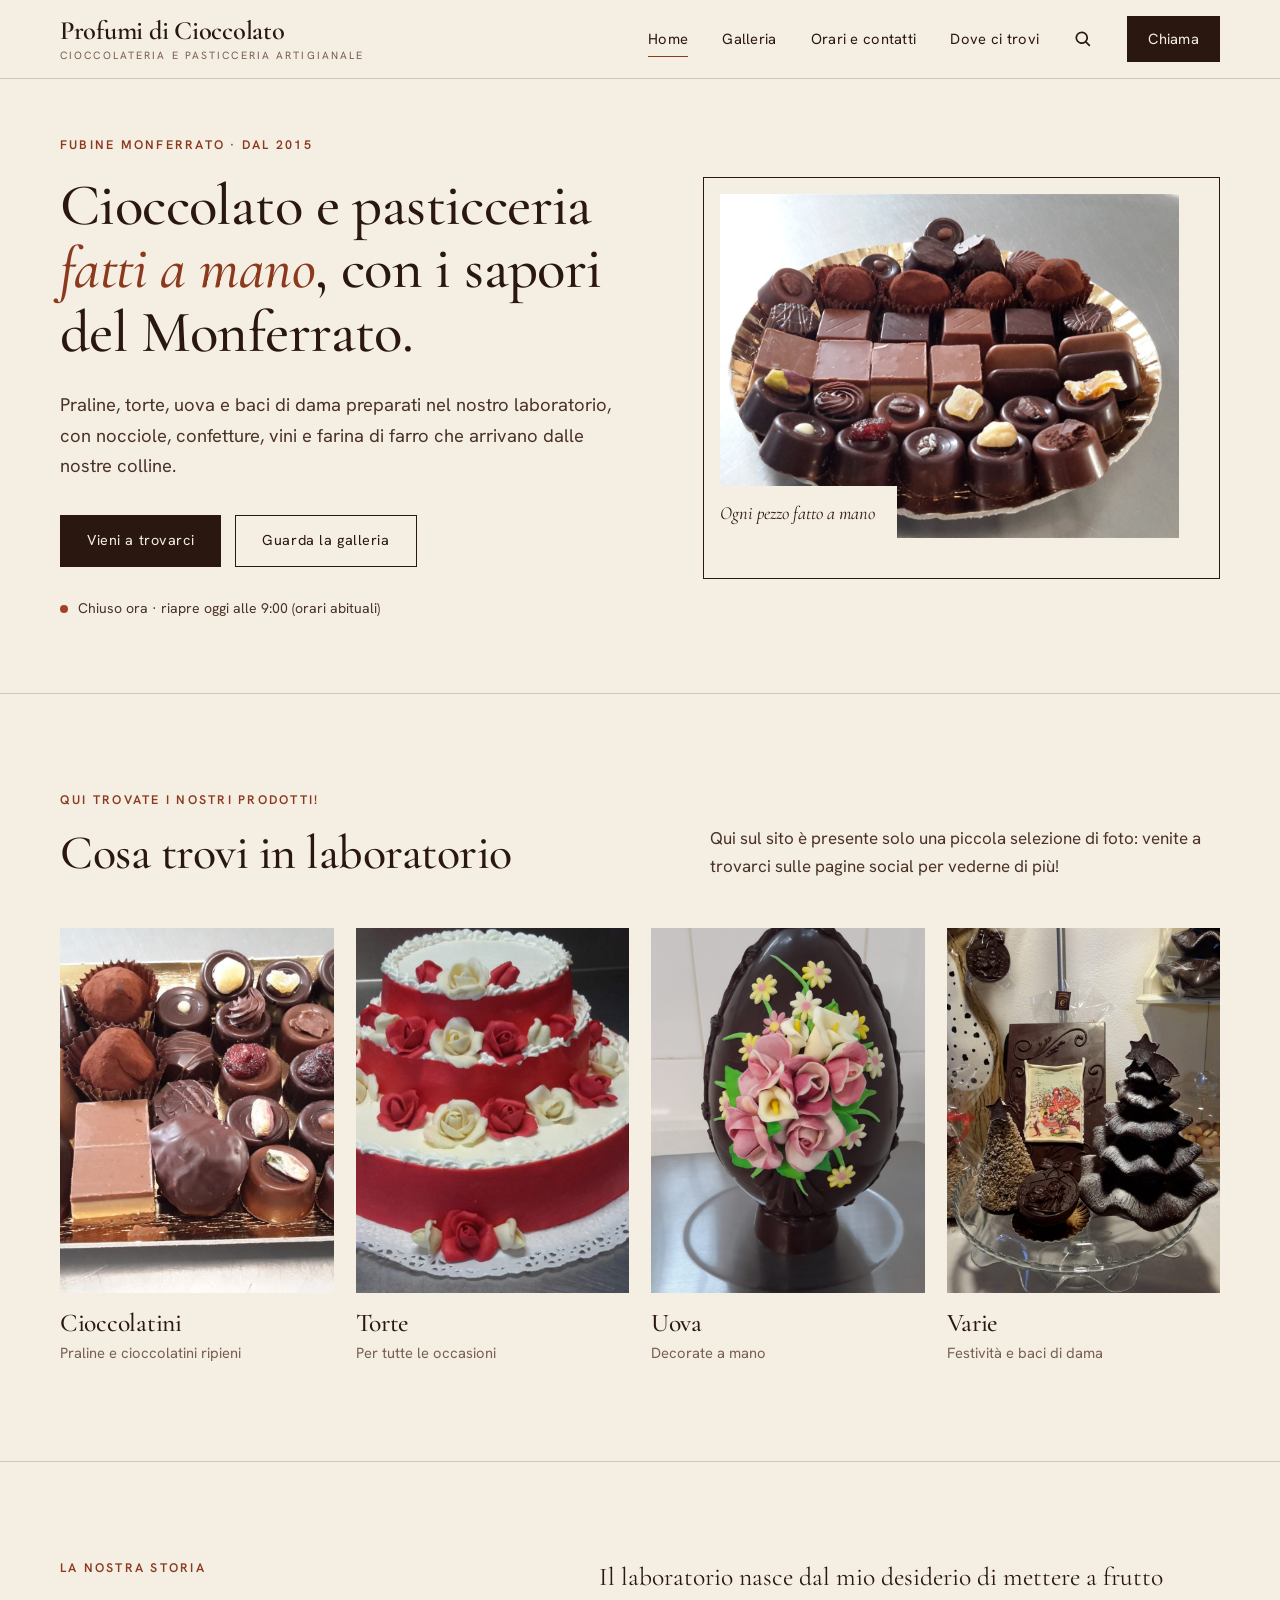
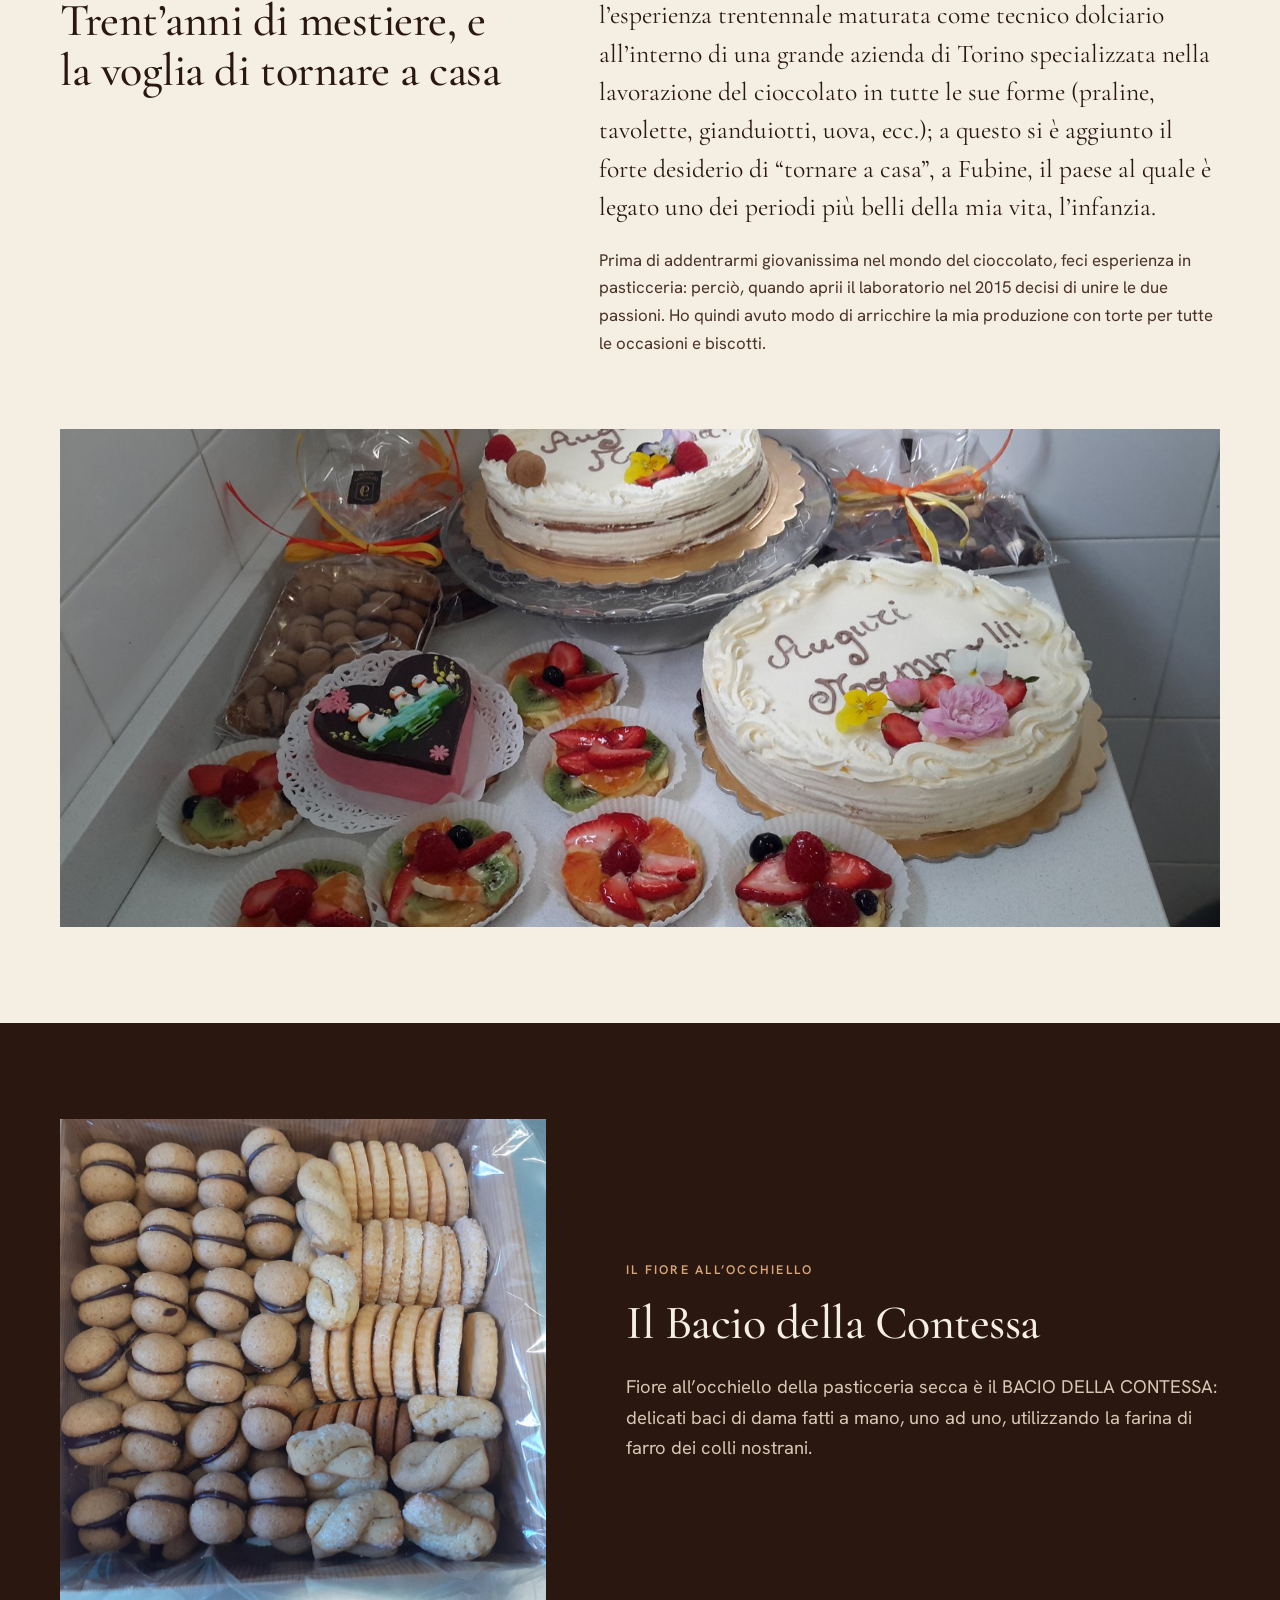
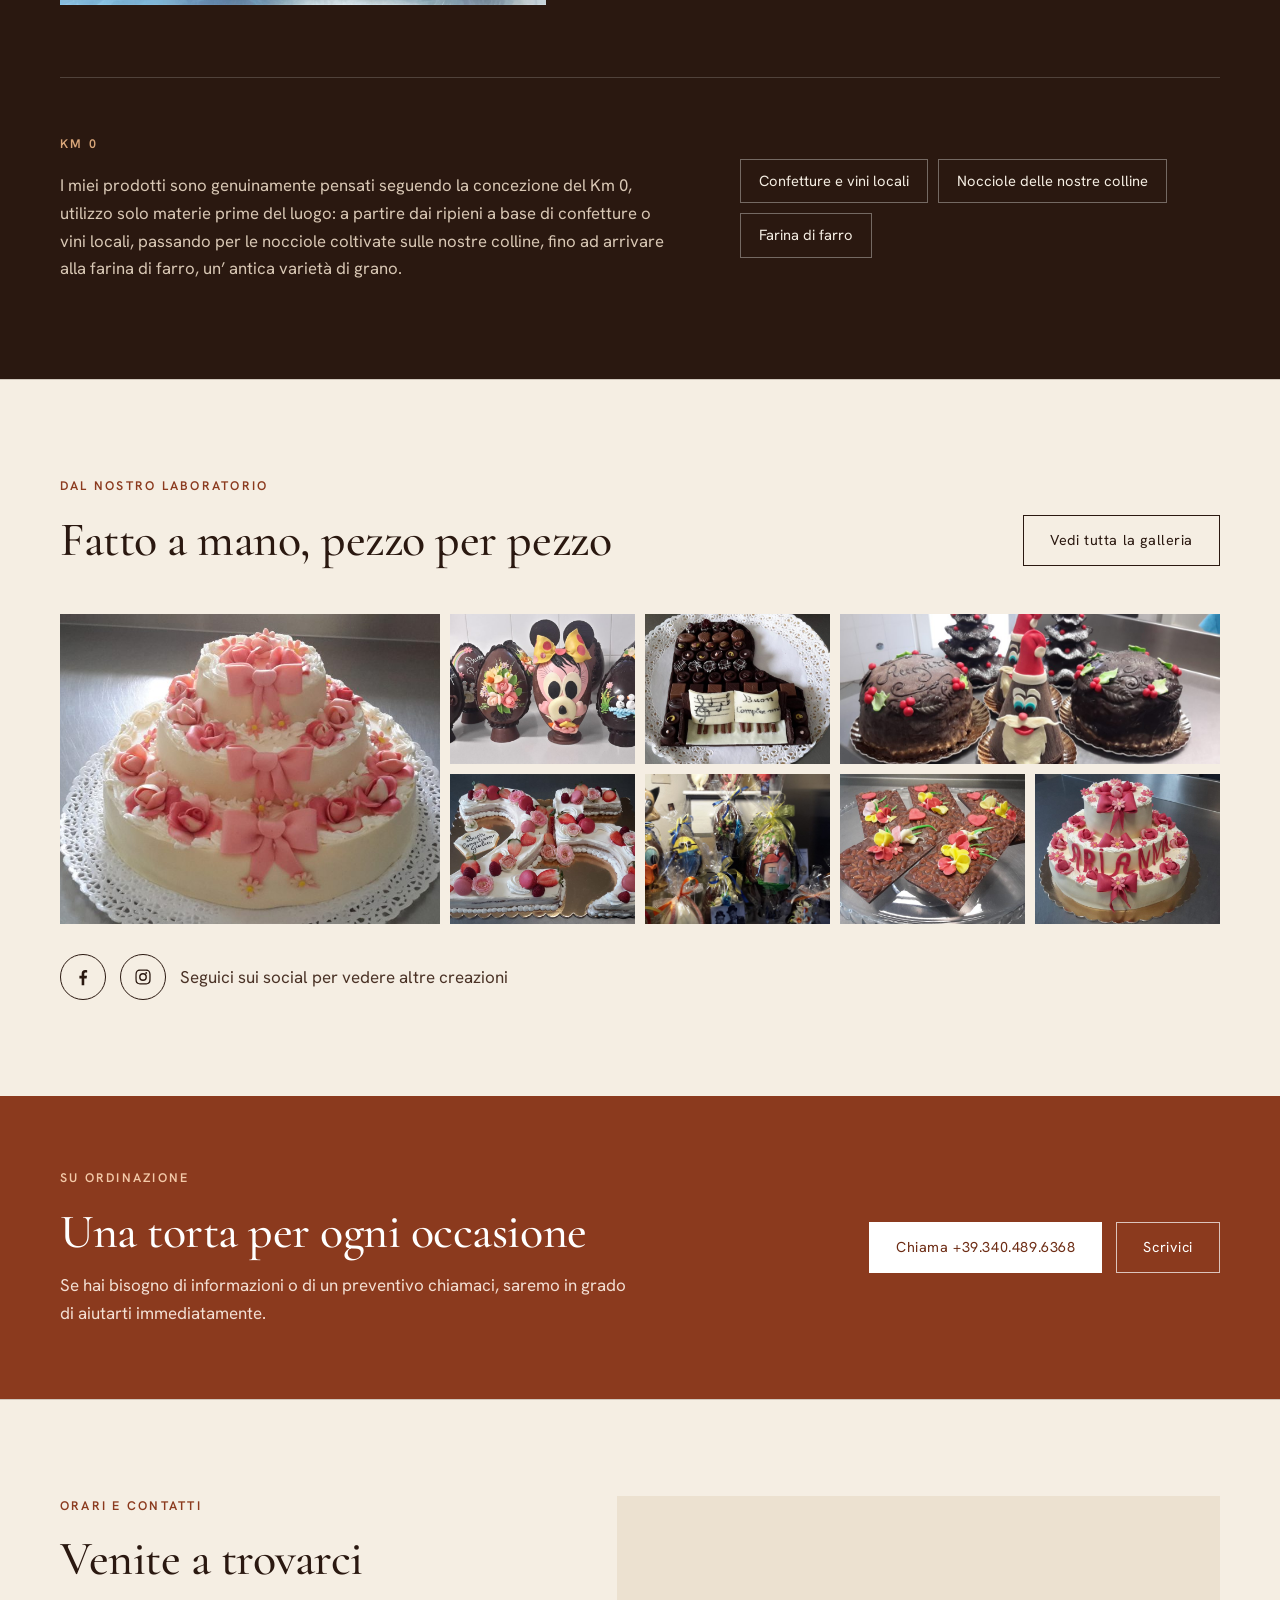
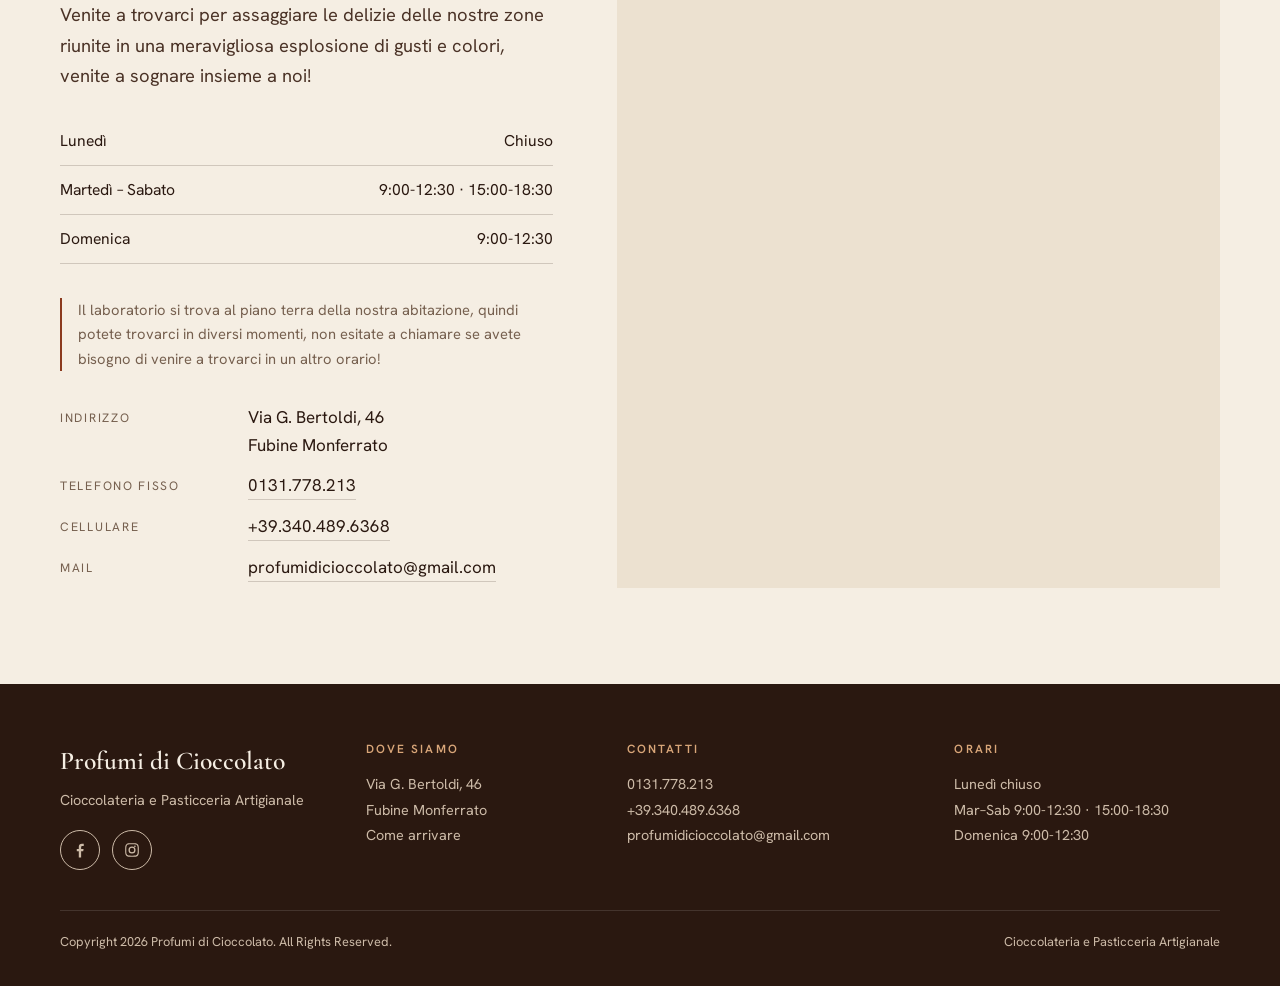
<file: index.html>
<!doctype html>
<html lang="it">
<head>
<meta charset="utf-8">
<meta name="viewport" content="width=device-width, initial-scale=1">
<title>Cioccolateria e Pasticceria Artigianale a Fubine Monferrato | Profumi di Cioccolato</title>
<meta name="description" content="Il laboratorio nasce dal mio desiderio di mettere a frutto l’esperienza trentennale maturata come tecnico dolciario all’interno di una grande azienda di Torino specializzata nella lavorazione del cioccolato in tutte le sue forme (praline, tavolette, gianduiotti, uova, ecc.); a questo si è aggiunto il forte desiderio di “tornare a casa”, a Fubine, il paese al quale è legato uno dei periodi più belli della mia vita, l’infanzia.">
<link rel="canonical" href="https://www.profumidicioccolato.it/">
<meta property="og:title" content="Profumi di Cioccolato · Cioccolateria e Pasticceria Artigianale">
<meta property="og:type" content="website">
<meta name="theme-color" content="#f5eee3">
<link rel="icon" href="data:image/svg+xml,%3Csvg xmlns=%27http://www.w3.org/2000/svg%27 viewBox=%270 0 32 32%27%3E%3Crect width=%2732%27 height=%2732%27 rx=%276%27 fill=%27%232a1810%27/%3E%3Ctext x=%2716%27 y=%2723%27 font-size=%2722%27 text-anchor=%27middle%27 fill=%27%23f5eee3%27 font-family=%27Georgia%27%3EP%3C/text%3E%3C/svg%3E">
<link rel="preconnect" href="https://fonts.googleapis.com">
<link rel="preconnect" href="https://fonts.gstatic.com" crossorigin>
<link href="https://fonts.googleapis.com/css2?family=Cormorant+Garamond:ital,wght@0,500;0,600;1,500&family=Hanken+Grotesk:wght@400;500;600&display=swap" rel="stylesheet">
<link rel="stylesheet" href="style.css">
<script type="application/ld+json">
{"@context":"https://schema.org","@type":"Bakery","name":"Profumi di Cioccolato","description":"Cioccolateria e Pasticceria Artigianale","telephone":"+390131778213","email":"profumidicioccolato@gmail.com",
"address":{"@type":"PostalAddress","streetAddress":"Via G. Bertoldi, 46","addressLocality":"Fubine Monferrato","addressCountry":"IT"},
"openingHoursSpecification":[{"@type":"OpeningHoursSpecification","dayOfWeek":["Tuesday","Wednesday","Thursday","Friday","Saturday"],"opens":"09:00","closes":"12:30"},{"@type":"OpeningHoursSpecification","dayOfWeek":["Tuesday","Wednesday","Thursday","Friday","Saturday"],"opens":"15:00","closes":"18:30"},{"@type":"OpeningHoursSpecification","dayOfWeek":"Sunday","opens":"09:00","closes":"12:30"}],
"sameAs":["https://www.facebook.com/profumidicioccolato/","https://www.instagram.com/profumi_di_cioccolato/"]}
</script>
</head>
<body>
<a class="skip" href="#main">Vai al contenuto</a>
<header class="top">
  <div class="wrap">
    <a class="brand" href="index.html"><b>Profumi di Cioccolato</b><span>Cioccolateria e Pasticceria Artigianale</span></a>
    <button class="burger" aria-label="Apri il menu" aria-expanded="false"><i></i><i></i><i></i></button>
    <nav class="nav" aria-label="Principale">
      <a href="index.html" aria-current="page">Home</a>
      <a href="prodotti.html">Galleria</a>
      <a href="contatti.html">Orari e contatti</a>
      <a href="dove-ci-trovi.html">Dove ci trovi</a>
      <button class="search-btn" type="button" aria-label="Cerca nel sito"><svg viewBox="0 0 24 24" aria-hidden="true"><path d="M10.5 3a7.5 7.5 0 1 0 4.5 13.5l4.500 4.500 1.400-1.400-4.500-4.500A7.500 7.500 0 0 0 10.500 3zm0 2a5.500 5.500 0 1 1 0 11 5.500 5.500 0 0 1 0-11z"/></svg><span>Cerca</span></button>
      <a class="btn" href="tel:+393404896368">Chiama</a>
    </nav>
  </div>
</header>

<main id="main">
<section class="hero">
  <div class="wrap">
    <div>
      <span class="eyebrow">Fubine Monferrato · dal 2015</span>
      <h1>Cioccolato e pasticceria <em>fatti a mano</em>, con i sapori del Monferrato.</h1>
      <p class="lead">Praline, torte, uova e baci di dama preparati nel nostro laboratorio, con nocciole, confetture, vini e farina di farro che arrivano dalle nostre colline.</p>
      <div class="cta">
        <a class="btn" href="dove-ci-trovi.html">Vieni a trovarci</a>
        <a class="btn ghost" href="prodotti.html">Guarda la galleria</a>
      </div>
      <p class="status" data-status>Controlla gli orari</p>
    </div>
    <figure>
      <img src="hero-hd.jpg" alt="Vassoio di praline e cioccolatini assortiti fatti a mano" width="1600" height="900" fetchpriority="high">
      <figcaption>Ogni pezzo fatto a mano</figcaption>
    </figure>
  </div>
</section>

<section class="band">
  <div class="wrap">
    <div class="head">
      <div><span class="eyebrow">Qui trovate i nostri prodotti!</span><h2>Cosa trovi in laboratorio</h2></div>
      <p>Qui sul sito è presente solo una piccola selezione di foto: venite a trovarci sulle pagine social per vederne di più!</p>
    </div>
    <div class="cats">
      <a class="cat" href="prodotti.html#cioccolatini"><div class="ph"><img loading="lazy" src="20201031_150919-4-960x540.jpg" alt="Assortimento di cioccolatini e praline"></div><h3>Cioccolatini <span>Vedi →</span></h3><p>Praline e cioccolatini ripieni</p></a>
      <a class="cat" href="prodotti.html#torte"><div class="ph"><img loading="lazy" src="20180603_104901-1-3-960x540.jpg" alt="Torta a più piani con rose rosse"></div><h3>Torte <span>Vedi →</span></h3><p>Per tutte le occasioni</p></a>
      <a class="cat" href="prodotti.html#uova"><div class="ph"><img loading="lazy" src="20170405_140142-1-1-810x1440.jpg" alt="Uovo di cioccolato decorato con fiori"></div><h3>Uova <span>Vedi →</span></h3><p>Decorate a mano</p></a>
      <a class="cat" href="prodotti.html#varie"><div class="ph"><img loading="lazy" src="20211130_163022-3-810x1440.jpg" alt="Confezione natalizia con albero di cioccolato"></div><h3>Varie <span>Vedi →</span></h3><p>Festività e baci di dama</p></a>
    </div>
  </div>
</section>

<section class="band about">
  <div class="wrap">
    <div class="about-cols">
      <div class="about-head">
        <span class="eyebrow">La nostra storia</span>
        <h2>Trent’anni di mestiere, e la voglia di tornare a casa</h2>
      </div>
      <div class="about-body">
        <p class="first">Il laboratorio nasce dal mio desiderio di mettere a frutto l’esperienza trentennale maturata come tecnico dolciario all’interno di una grande azienda di Torino specializzata nella lavorazione del cioccolato in tutte le sue forme (praline, tavolette, gianduiotti, uova, ecc.); a questo si è aggiunto il forte desiderio di “tornare a casa”, a Fubine, il paese al quale è legato uno dei periodi più belli della mia vita, l’infanzia.</p>
        <p>Prima di addentrarmi giovanissima nel mondo del cioccolato, feci esperienza in pasticceria: perciò, quando aprii il laboratorio nel 2015 decisi di unire le due passioni. Ho quindi avuto modo di arricchire la mia produzione con torte per tutte le occasioni e biscotti.</p>
      </div>
    </div>
    <figure class="about-photo"><img loading="lazy" src="storia-hd.jpg" alt="Tavolo di torte e dolci assortiti del laboratorio" width="1600" height="900"></figure>
  </div>
</section>
<section class="band dark spec">
  <div class="wrap">
    <div class="feature">
      <img loading="lazy" src="bacio-hd.jpg" alt="Vassoio di biscotti e baci di dama" width="1600" height="1200">
      <div>
        <span class="eyebrow">Il fiore all’occhiello</span>
        <h2>Il Bacio della Contessa</h2>
        <p class="lead">Fiore all’occhiello della pasticceria secca è il BACIO DELLA CONTESSA: delicati baci di dama fatti a mano, uno ad uno, utilizzando la farina di farro dei colli nostrani.</p>
      </div>
    </div>
    <div class="km0">
      <div>
        <span class="eyebrow">Km 0</span>
        <p>I miei prodotti sono genuinamente pensati seguendo la concezione del Km 0, utilizzo solo materie prime del luogo: a partire dai ripieni a base di confetture o vini locali, passando per le nocciole coltivate sulle nostre colline, fino ad arrivare alla farina di farro, un’ antica varietà di grano.</p>
      </div>
      <ul class="chips">
        <li>Confetture e vini locali</li>
        <li>Nocciole delle nostre colline</li>
        <li>Farina di farro</li>
      </ul>
    </div>
  </div>
</section>
<section class="band">
  <div class="wrap">
    <div class="head">
      <div><span class="eyebrow">Dal nostro laboratorio</span><h2>Fatto a mano, pezzo per pezzo</h2></div>
      <a class="btn ghost" href="prodotti.html">Vedi tutta la galleria</a>
    </div>
    <div class="mosaic">
      <a href="prodotti.html#torte"><img loading="lazy" src="20170826_093203-1-3-960x540.jpg" alt="Torta a due piani con rose rosa"></a>
      <a href="prodotti.html#uova"><img loading="lazy" src="20210325_064830-1-960x540.jpg" alt="Uova di cioccolato con personaggi"></a>
      <a href="prodotti.html#cioccolatini"><img loading="lazy" src="20160911_113611-4-960x540.jpg" alt="Vassoio di cioccolatini con decorazione a pianoforte"></a>
      <a href="prodotti.html#varie"><img loading="lazy" src="20191211_143425-3-960x540.jpg" alt="Dolci natalizi a forma di albero e pupazzo"></a>
      <a href="prodotti.html#torte"><img loading="lazy" src="20200208_130703-3-960x540.jpg" alt="Torta a forma di numero con panna e frutta"></a>
      <a href="prodotti.html#uova"><img loading="lazy" src="20220408_071932-1-810x1440.jpg" alt="Uova decorate in vetrina"></a>
      <a href="prodotti.html#varie"><img loading="lazy" src="20200202_114211-3-960x540.jpg" alt="Tavolette di cioccolato decorate con fiori"></a>
      <a href="prodotti.html#torte"><img loading="lazy" src="20210620_083226-1-3-960x540.jpg" alt="Torta con scritta e rose rosa"></a>
    </div>
    <div class="follow" id="social">
      <a class="ico" href="https://www.facebook.com/profumidicioccolato/" target="_blank" rel="noopener" aria-label="Facebook"><svg viewBox="0 0 24 24"><path d="M13.5 22v-8.2h2.8l.5-3.3h-3.3V8.4c0-.9.4-1.7 1.8-1.7H17V3.8c-.3 0-1.3-.2-2.5-.2-2.5 0-4.1 1.5-4.1 4.2v2.7H7.7v3.3h2.7V22h3.1z"/></svg></a>
      <a class="ico" href="https://www.instagram.com/profumi_di_cioccolato/" target="_blank" rel="noopener" aria-label="Instagram"><svg viewBox="0 0 24 24"><path d="M12 7.3A4.7 4.7 0 1 0 12 16.7 4.7 4.7 0 0 0 12 7.3zm0 7.7a3 3 0 1 1 0-6 3 3 0 0 1 0 6zm5-7.9a1.1 1.1 0 1 1-2.200 0 1.1 1.1 0 0 1 2.200 0zM21 8.2c-.1-1.500-.4-2.800-1.500-3.800S17.300 3.100 15.800 3C14.200 2.900 9.800 2.900 8.200 3 6.700 3.100 5.400 3.400 4.400 4.500S3.100 6.700 3 8.200C2.900 9.800 2.900 14.200 3 15.800c.1 1.500.4 2.800 1.500 3.800s2.300 1.300 3.800 1.400c1.600.1 6 .1 7.600 0 1.500-.1 2.800-.4 3.800-1.400s1.300-2.300 1.400-3.800c.1-1.600.1-6 0-7.600zM19.200 17.400c-.3.800-.9 1.400-1.700 1.700-1.200.5-4 .4-5.500.4s-4.300.1-5.500-.4a3 3 0 0 1-1.700-1.700c-.5-1.200-.4-4-.4-5.400s-.1-4.300.4-5.500a3 3 0 0 1 1.700-1.700c1.200-.5 4-.4 5.500-.4s4.300-.1 5.500.4c.8.300 1.400.9 1.700 1.700.5 1.200.4 4 .4 5.500s.1 4.200-.4 5.400z"/></svg></a>
      <span>Seguici sui social per vedere altre creazioni</span>
    </div>
  </div>
</section>

<section class="cta-band">
  <div class="wrap order">
    <div>
      <span class="eyebrow">Su ordinazione</span>
      <h2>Una torta per ogni occasione</h2>
      <p>Se hai bisogno di informazioni o di un preventivo chiamaci, saremo in grado di aiutarti immediatamente.</p>
    </div>
    <div class="cta">
      <a class="btn" href="tel:+393404896368">Chiama +39.340.489.6368</a>
      <a class="btn ghost" href="contatti.html#scrivici">Scrivici</a>
    </div>
  </div>
</section>

<section class="band">
  <div class="wrap visit">
    <div>
      <span class="eyebrow">Orari e contatti</span>
      <h2>Venite a trovarci</h2>
      <p class="lead" style="margin-top:14px">Venite a trovarci per assaggiare le delizie delle nostre zone riunite in una meravigliosa esplosione di gusti e colori, venite a sognare insieme a noi!</p>
      <table class="hours">
        <tr><td>Lunedì</td><td>Chiuso</td></tr>
        <tr><td>Martedì – Sabato</td><td>9:00-12:30 · 15:00-18:30</td></tr>
        <tr><td>Domenica</td><td>9:00-12:30</td></tr>
      </table>
      <p class="note">Il laboratorio si trova al piano terra della nostra abitazione, quindi potete trovarci in diversi momenti, non esitate a chiamare se avete bisogno di venire a trovarci in un altro orario!</p>
      <ul class="contacts">
        <li><span>Indirizzo</span>Via G. Bertoldi, 46<br>Fubine Monferrato</li>
        <li><span>Telefono fisso</span><a href="tel:+390131778213">0131.778.213</a></li>
        <li><span>Cellulare</span><a href="tel:+393404896368">+39.340.489.6368</a></li>
        <li><span>Mail</span><a href="mailto:profumidicioccolato@gmail.com">profumidicioccolato@gmail.com</a></li>
      </ul>
    </div>
    <div class="map"><iframe title="Mappa: Profumi di Cioccolato, Fubine Monferrato" loading="lazy" src="https://maps.google.com/maps?q=Via+G.+Bertoldi+46+Fubine+Monferrato&amp;output=embed"></iframe></div>
  </div>
</section>
</main>

<footer>
  <div class="wrap">
    <div class="fcols">
      <div>
        <b class="fbrand">Profumi di Cioccolato</b>
        <p>Cioccolateria e Pasticceria Artigianale</p>
        <div class="social"><a class="ico" href="https://www.facebook.com/profumidicioccolato/" rel="noopener" target="_blank" aria-label="Facebook"><svg viewBox="0 0 24 24"><path d="M13.5 22v-8.2h2.8l.5-3.3h-3.3V8.4c0-.9.4-1.7 1.8-1.7H17V3.8c-.3 0-1.3-.2-2.5-.2-2.5 0-4.1 1.5-4.1 4.2v2.7H7.7v3.3h2.7V22h3.1z"/></svg></a><a class="ico" href="https://www.instagram.com/profumi_di_cioccolato/" rel="noopener" target="_blank" aria-label="Instagram"><svg viewBox="0 0 24 24"><path d="M12 7.3A4.7 4.7 0 1 0 12 16.7 4.7 4.7 0 0 0 12 7.3zm0 7.7a3 3 0 1 1 0-6 3 3 0 0 1 0 6zm5-7.9a1.1 1.1 0 1 1-2.200 0 1.1 1.1 0 0 1 2.200 0zM21 8.2c-.1-1.500-.4-2.800-1.500-3.800S17.300 3.100 15.800 3C14.200 2.900 9.800 2.900 8.200 3 6.700 3.100 5.400 3.400 4.400 4.500S3.100 6.700 3 8.200C2.900 9.800 2.900 14.200 3 15.800c.1 1.500.4 2.800 1.500 3.800s2.300 1.300 3.800 1.400c1.600.1 6 .1 7.600 0 1.500-.1 2.800-.4 3.800-1.400s1.300-2.300 1.400-3.800c.1-1.600.1-6 0-7.600zM19.200 17.400c-.3.800-.9 1.400-1.700 1.700-1.200.5-4 .4-5.500.4s-4.300.1-5.500-.4a3 3 0 0 1-1.700-1.700c-.5-1.200-.4-4-.4-5.400s-.1-4.300.4-5.500a3 3 0 0 1 1.700-1.700c1.200-.5 4-.4 5.500-.4s4.300-.1 5.500.4c.8.300 1.400.9 1.700 1.700.5 1.200.4 4 .4 5.500s.1 4.200-.4 5.400z"/></svg></a></div>
      </div>
      <div>
        <h4>Dove siamo</h4>
        <p>Via G. Bertoldi, 46<br>Fubine Monferrato<br><a href="dove-ci-trovi.html">Come arrivare</a></p>
      </div>
      <div>
        <h4>Contatti</h4>
        <p><a href="tel:+390131778213">0131.778.213</a><br><a href="tel:+393404896368">+39.340.489.6368</a><br><a href="mailto:profumidicioccolato@gmail.com">profumidicioccolato@gmail.com</a></p>
      </div>
      <div>
        <h4>Orari</h4>
        <p>Lunedì chiuso<br>Mar–Sab 9:00-12:30 · 15:00-18:30<br>Domenica 9:00-12:30</p>
      </div>
    </div>
    <div class="legal"><span>Copyright 2026 Profumi di Cioccolato. All Rights Reserved.</span><span>Cioccolateria e Pasticceria Artigianale</span></div>
  </div>
</footer>
<div class="callbar"><a href="tel:+393404896368">Chiama</a><a href="https://www.google.com/maps/search/?api=1&amp;query=Via+G.+Bertoldi+46+Fubine+Monferrato" target="_blank" rel="noopener">Indicazioni</a></div>
<div class="search" role="dialog" aria-label="Cerca nel sito" hidden>
  <div class="search-box">
    <form role="search"><input type="search" placeholder="Cerca: torte, uova, orari, baci di dama…" aria-label="Cerca" autocomplete="off"><button type="button" class="search-x" aria-label="Chiudi">×</button></form>
    <ul class="search-res"></ul>
  </div>
</div>
<script src="script.js"></script>
</body>
</html>
</file>
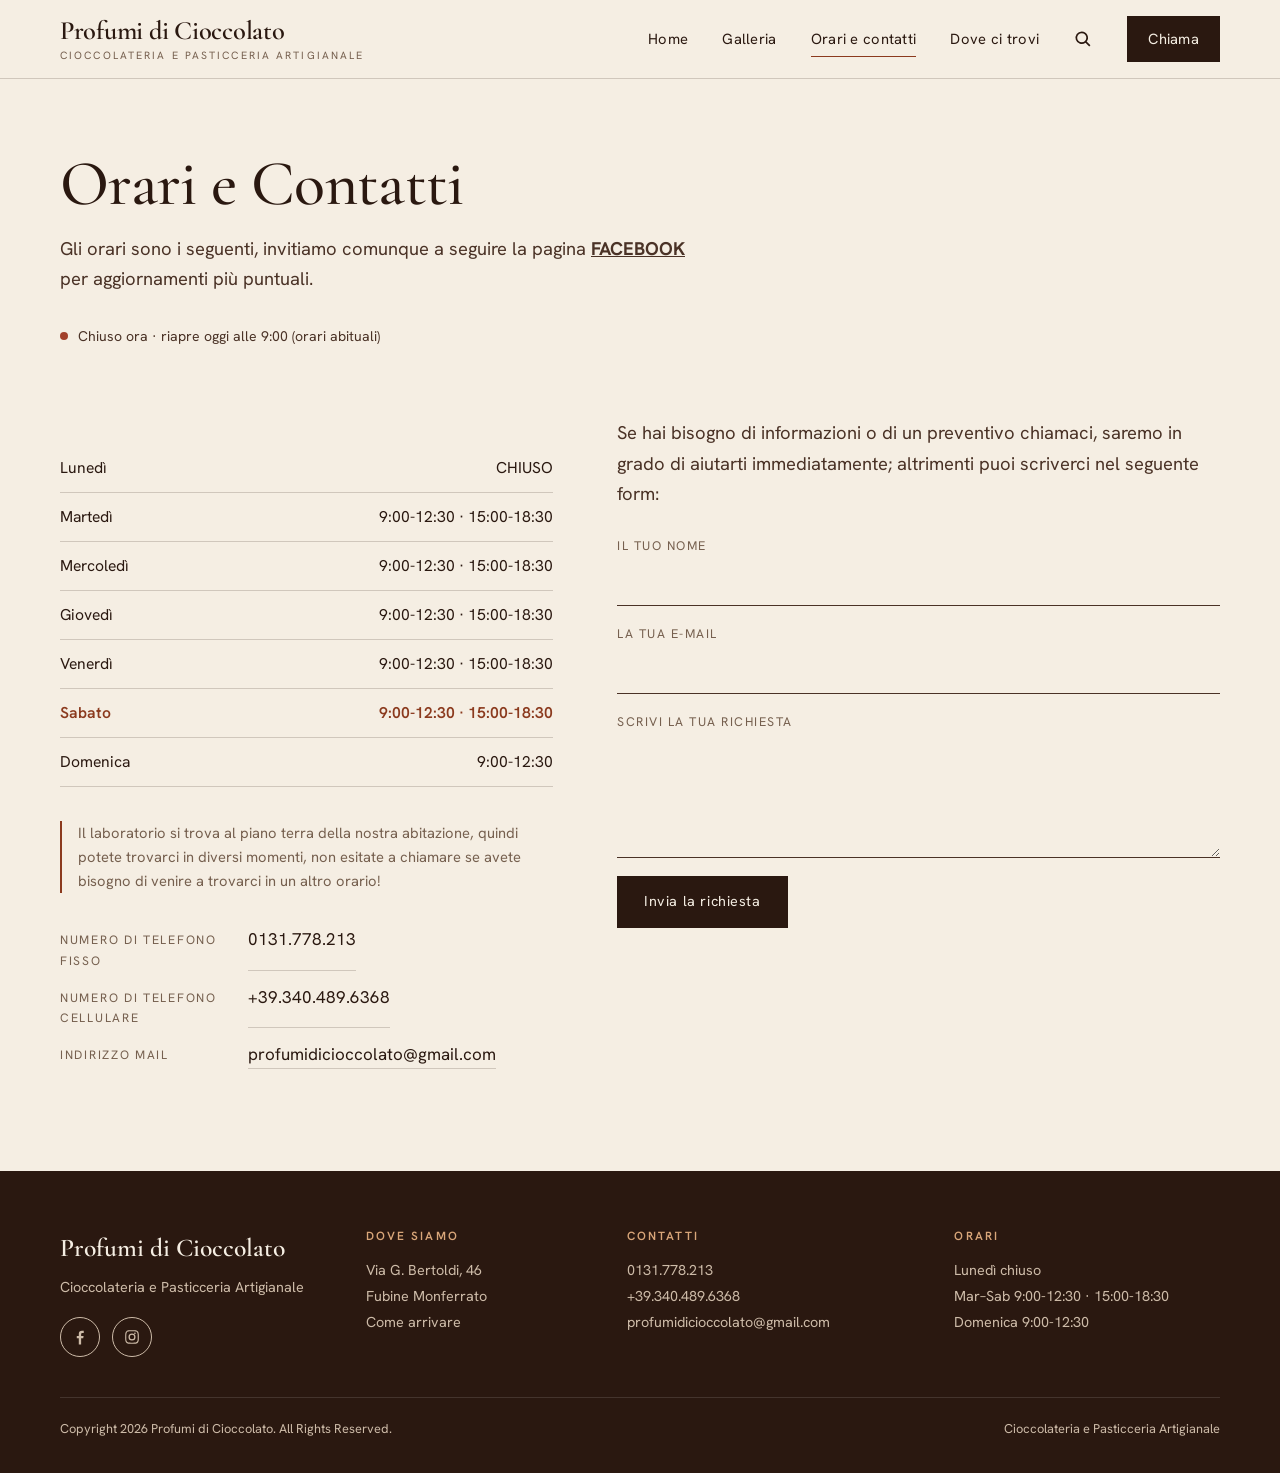
<file: contatti.html>
<!doctype html>
<html lang="it">
<head>
<meta charset="utf-8">
<meta name="viewport" content="width=device-width, initial-scale=1">
<title>Orari e Contatti | Profumi di Cioccolato · Fubine Monferrato</title>
<meta name="description" content="Orari di apertura, telefono e indirizzo di Profumi di Cioccolato, Cioccolateria e Pasticceria Artigianale in Via G. Bertoldi 46, Fubine Monferrato.">
<link rel="canonical" href="https://www.profumidicioccolato.it/contattaci/">
<meta name="theme-color" content="#f5eee3">
<link rel="icon" href="data:image/svg+xml,%3Csvg xmlns=%27http://www.w3.org/2000/svg%27 viewBox=%270 0 32 32%27%3E%3Crect width=%2732%27 height=%2732%27 rx=%276%27 fill=%27%232a1810%27/%3E%3Ctext x=%2716%27 y=%2723%27 font-size=%2722%27 text-anchor=%27middle%27 fill=%27%23f5eee3%27 font-family=%27Georgia%27%3EP%3C/text%3E%3C/svg%3E">
<link rel="preconnect" href="https://fonts.googleapis.com">
<link rel="preconnect" href="https://fonts.gstatic.com" crossorigin>
<link href="https://fonts.googleapis.com/css2?family=Cormorant+Garamond:ital,wght@0,500;0,600;1,500&family=Hanken+Grotesk:wght@400;500;600&display=swap" rel="stylesheet">
<link rel="stylesheet" href="style.css">
</head>
<body>
<a class="skip" href="#main">Vai al contenuto</a>
<header class="top">
  <div class="wrap">
    <a class="brand" href="index.html"><b>Profumi di Cioccolato</b><span>Cioccolateria e Pasticceria Artigianale</span></a>
    <button class="burger" aria-label="Apri il menu" aria-expanded="false"><i></i><i></i><i></i></button>
    <nav class="nav" aria-label="Principale">
      <a href="index.html">Home</a>
      <a href="prodotti.html">Galleria</a>
      <a href="contatti.html" aria-current="page">Orari e contatti</a>
      <a href="dove-ci-trovi.html">Dove ci trovi</a>
      <button class="search-btn" type="button" aria-label="Cerca nel sito"><svg viewBox="0 0 24 24" aria-hidden="true"><path d="M10.5 3a7.5 7.5 0 1 0 4.5 13.5l4.500 4.500 1.400-1.400-4.500-4.500A7.500 7.500 0 0 0 10.500 3zm0 2a5.500 5.500 0 1 1 0 11 5.500 5.500 0 0 1 0-11z"/></svg><span>Cerca</span></button>
      <a class="btn" href="tel:+393404896368">Chiama</a>
    </nav>
  </div>
</header>
<main id="main">
<section class="pagehead">
  <div class="wrap">
    <h1>Orari e Contatti</h1>
    <p class="lead">Gli orari sono i seguenti, invitiamo comunque a seguire la pagina <a href="https://www.facebook.com/profumidicioccolato/" target="_blank" rel="noopener"><strong>FACEBOOK</strong></a> per aggiornamenti più puntuali.</p>
    <p class="status" data-status>Controlla gli orari</p>
  </div>
</section>
<section class="band" style="border-top:0;padding-top:30px">
  <div class="wrap visit">
    <div>
      <table class="hours">
        <tr><td>Lunedì</td><td>CHIUSO</td></tr>
        <tr><td>Martedì</td><td>9:00-12:30 · 15:00-18:30</td></tr>
        <tr><td>Mercoledì</td><td>9:00-12:30 · 15:00-18:30</td></tr>
        <tr><td>Giovedì</td><td>9:00-12:30 · 15:00-18:30</td></tr>
        <tr><td>Venerdì</td><td>9:00-12:30 · 15:00-18:30</td></tr>
        <tr><td>Sabato</td><td>9:00-12:30 · 15:00-18:30</td></tr>
        <tr><td>Domenica</td><td>9:00-12:30</td></tr>
      </table>
      <p class="note">Il laboratorio si trova al piano terra della nostra abitazione, quindi potete trovarci in diversi momenti, non esitate a chiamare se avete bisogno di venire a trovarci in un altro orario!</p>
      <ul class="contacts">
        <li><span>Numero di telefono fisso</span><a href="tel:+390131778213">0131.778.213</a></li>
        <li><span>Numero di telefono cellulare</span><a href="tel:+393404896368">+39.340.489.6368</a></li>
        <li><span>Indirizzo mail</span><a href="mailto:profumidicioccolato@gmail.com">profumidicioccolato@gmail.com</a></li>
      </ul>
    </div>
    <div>
      <p class="lead" style="margin-bottom:8px">Se hai bisogno di informazioni o di un preventivo chiamaci, saremo in grado di aiutarti immediatamente; altrimenti puoi scriverci nel seguente form:</p>
      <form class="form">
        <label>Il tuo nome<input name="nome" required autocomplete="name"></label>
        <label>La tua e-mail<input type="email" name="email" required autocomplete="email"></label>
        <label>Scrivi la tua richiesta<textarea name="msg" required></textarea></label>
        <button class="btn" type="submit">Invia la richiesta</button>
      </form>
    </div>
  </div>
</section>
</main>
<footer>
  <div class="wrap">
    <div class="fcols">
      <div>
        <b class="fbrand">Profumi di Cioccolato</b>
        <p>Cioccolateria e Pasticceria Artigianale</p>
        <div class="social"><a class="ico" href="https://www.facebook.com/profumidicioccolato/" rel="noopener" target="_blank" aria-label="Facebook"><svg viewBox="0 0 24 24"><path d="M13.5 22v-8.2h2.8l.5-3.3h-3.3V8.4c0-.9.4-1.7 1.8-1.7H17V3.8c-.3 0-1.3-.2-2.5-.2-2.5 0-4.1 1.5-4.1 4.2v2.7H7.7v3.3h2.7V22h3.1z"/></svg></a><a class="ico" href="https://www.instagram.com/profumi_di_cioccolato/" rel="noopener" target="_blank" aria-label="Instagram"><svg viewBox="0 0 24 24"><path d="M12 7.3A4.7 4.7 0 1 0 12 16.7 4.7 4.7 0 0 0 12 7.3zm0 7.7a3 3 0 1 1 0-6 3 3 0 0 1 0 6zm5-7.9a1.1 1.1 0 1 1-2.200 0 1.1 1.1 0 0 1 2.200 0zM21 8.2c-.1-1.500-.4-2.800-1.500-3.800S17.300 3.100 15.800 3C14.200 2.900 9.800 2.900 8.200 3 6.700 3.100 5.400 3.400 4.400 4.500S3.100 6.700 3 8.200C2.900 9.800 2.900 14.200 3 15.800c.1 1.500.4 2.800 1.500 3.800s2.300 1.300 3.800 1.400c1.600.1 6 .1 7.600 0 1.500-.1 2.800-.4 3.800-1.400s1.300-2.300 1.400-3.800c.1-1.600.1-6 0-7.600zM19.200 17.400c-.3.800-.9 1.400-1.700 1.700-1.200.5-4 .4-5.500.4s-4.300.1-5.500-.4a3 3 0 0 1-1.700-1.700c-.5-1.200-.4-4-.4-5.400s-.1-4.300.4-5.500a3 3 0 0 1 1.700-1.700c1.200-.5 4-.4 5.500-.4s4.300-.1 5.500.4c.8.300 1.400.9 1.700 1.700.5 1.200.4 4 .4 5.500s.1 4.200-.4 5.400z"/></svg></a></div>
      </div>
      <div>
        <h4>Dove siamo</h4>
        <p>Via G. Bertoldi, 46<br>Fubine Monferrato<br><a href="dove-ci-trovi.html">Come arrivare</a></p>
      </div>
      <div>
        <h4>Contatti</h4>
        <p><a href="tel:+390131778213">0131.778.213</a><br><a href="tel:+393404896368">+39.340.489.6368</a><br><a href="mailto:profumidicioccolato@gmail.com">profumidicioccolato@gmail.com</a></p>
      </div>
      <div>
        <h4>Orari</h4>
        <p>Lunedì chiuso<br>Mar–Sab 9:00-12:30 · 15:00-18:30<br>Domenica 9:00-12:30</p>
      </div>
    </div>
    <div class="legal"><span>Copyright 2026 Profumi di Cioccolato. All Rights Reserved.</span><span>Cioccolateria e Pasticceria Artigianale</span></div>
  </div>
</footer>
<div class="callbar"><a href="tel:+393404896368">Chiama</a><a href="https://www.google.com/maps/search/?api=1&amp;query=Via+G.+Bertoldi+46+Fubine+Monferrato" target="_blank" rel="noopener">Indicazioni</a></div>
<div class="search" role="dialog" aria-label="Cerca nel sito" hidden>
  <div class="search-box">
    <form role="search"><input type="search" placeholder="Cerca: torte, uova, orari, baci di dama…" aria-label="Cerca" autocomplete="off"><button type="button" class="search-x" aria-label="Chiudi">×</button></form>
    <ul class="search-res"></ul>
  </div>
</div>
<script src="script.js"></script>
</body>
</html>
</file>
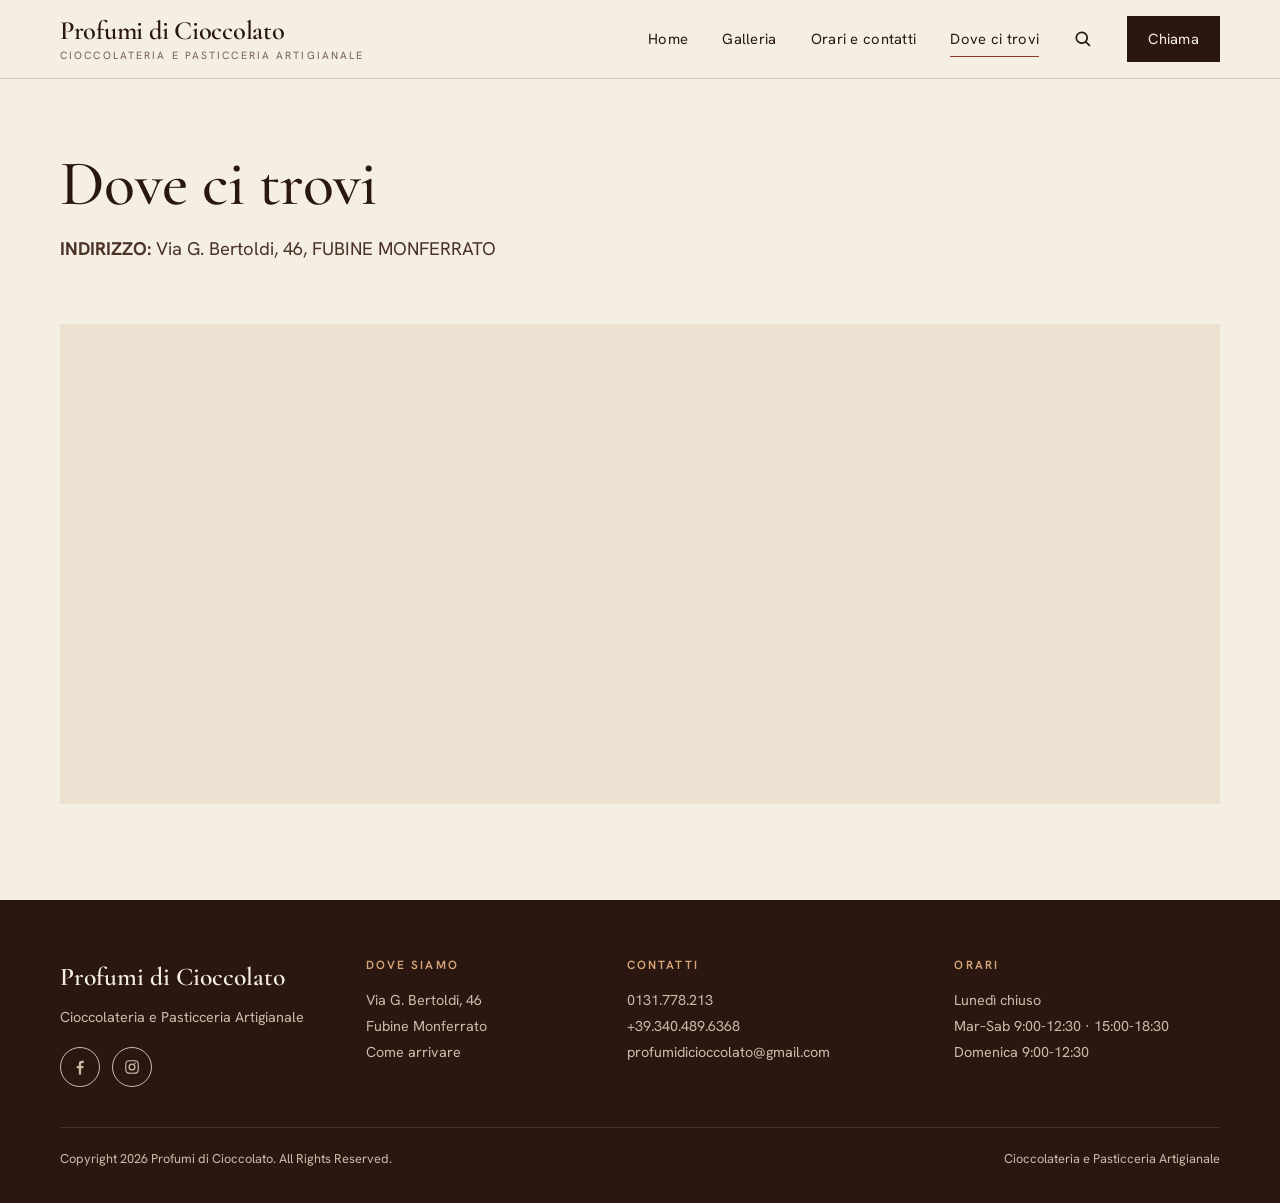
<file: dove-ci-trovi.html>
<!doctype html>
<html lang="it">
<head>
<meta charset="utf-8">
<meta name="viewport" content="width=device-width, initial-scale=1">
<title>Dove ci trovi | Profumi di Cioccolato · Fubine Monferrato</title>
<meta name="description" content="Profumi di Cioccolato si trova in Via G. Bertoldi 46, a Fubine Monferrato.">
<link rel="canonical" href="https://www.profumidicioccolato.it/dove-ci-trovi/">
<meta name="theme-color" content="#f5eee3">
<link rel="icon" href="data:image/svg+xml,%3Csvg xmlns=%27http://www.w3.org/2000/svg%27 viewBox=%270 0 32 32%27%3E%3Crect width=%2732%27 height=%2732%27 rx=%276%27 fill=%27%232a1810%27/%3E%3Ctext x=%2716%27 y=%2723%27 font-size=%2722%27 text-anchor=%27middle%27 fill=%27%23f5eee3%27 font-family=%27Georgia%27%3EP%3C/text%3E%3C/svg%3E">
<link rel="preconnect" href="https://fonts.googleapis.com">
<link rel="preconnect" href="https://fonts.gstatic.com" crossorigin>
<link href="https://fonts.googleapis.com/css2?family=Cormorant+Garamond:ital,wght@0,500;0,600;1,500&family=Hanken+Grotesk:wght@400;500;600&display=swap" rel="stylesheet">
<link rel="stylesheet" href="style.css">
</head>
<body>
<a class="skip" href="#main">Vai al contenuto</a>
<header class="top">
  <div class="wrap">
    <a class="brand" href="index.html"><b>Profumi di Cioccolato</b><span>Cioccolateria e Pasticceria Artigianale</span></a>
    <button class="burger" aria-label="Apri il menu" aria-expanded="false"><i></i><i></i><i></i></button>
    <nav class="nav" aria-label="Principale">
      <a href="index.html">Home</a>
      <a href="prodotti.html">Galleria</a>
      <a href="contatti.html">Orari e contatti</a>
      <a href="dove-ci-trovi.html" aria-current="page">Dove ci trovi</a>
      <button class="search-btn" type="button" aria-label="Cerca nel sito"><svg viewBox="0 0 24 24" aria-hidden="true"><path d="M10.5 3a7.5 7.5 0 1 0 4.5 13.5l4.500 4.500 1.400-1.400-4.500-4.500A7.500 7.500 0 0 0 10.500 3zm0 2a5.500 5.500 0 1 1 0 11 5.500 5.500 0 0 1 0-11z"/></svg><span>Cerca</span></button>
      <a class="btn" href="tel:+393404896368">Chiama</a>
    </nav>
  </div>
</header>
<main id="main">
<section class="pagehead">
  <div class="wrap">
    <h1>Dove ci trovi</h1>
    <p class="lead"><strong>INDIRIZZO:</strong> Via G. Bertoldi, 46, FUBINE MONFERRATO</p>
  </div>
</section>
<section class="band" style="border-top:0;padding-top:20px">
  <div class="wrap">
    <div class="map" style="min-height:480px"><iframe title="Mappa: Profumi di Cioccolato, Fubine Monferrato" loading="lazy" src="https://maps.google.com/maps?q=Via+G.+Bertoldi+46+Fubine+Monferrato&amp;output=embed"></iframe></div>
  </div>
</section>
</main>
<footer>
  <div class="wrap">
    <div class="fcols">
      <div>
        <b class="fbrand">Profumi di Cioccolato</b>
        <p>Cioccolateria e Pasticceria Artigianale</p>
        <div class="social"><a class="ico" href="https://www.facebook.com/profumidicioccolato/" rel="noopener" target="_blank" aria-label="Facebook"><svg viewBox="0 0 24 24"><path d="M13.5 22v-8.2h2.8l.5-3.3h-3.3V8.4c0-.9.4-1.7 1.8-1.7H17V3.8c-.3 0-1.3-.2-2.5-.2-2.5 0-4.1 1.5-4.1 4.2v2.7H7.7v3.3h2.7V22h3.1z"/></svg></a><a class="ico" href="https://www.instagram.com/profumi_di_cioccolato/" rel="noopener" target="_blank" aria-label="Instagram"><svg viewBox="0 0 24 24"><path d="M12 7.3A4.7 4.7 0 1 0 12 16.7 4.7 4.7 0 0 0 12 7.3zm0 7.7a3 3 0 1 1 0-6 3 3 0 0 1 0 6zm5-7.9a1.1 1.1 0 1 1-2.200 0 1.1 1.1 0 0 1 2.200 0zM21 8.2c-.1-1.500-.4-2.800-1.500-3.800S17.300 3.100 15.800 3C14.200 2.900 9.800 2.900 8.200 3 6.700 3.100 5.400 3.400 4.400 4.500S3.100 6.700 3 8.200C2.900 9.800 2.900 14.200 3 15.800c.1 1.500.4 2.800 1.500 3.800s2.300 1.300 3.800 1.400c1.600.1 6 .1 7.600 0 1.500-.1 2.800-.4 3.800-1.400s1.300-2.300 1.400-3.800c.1-1.600.1-6 0-7.600zM19.200 17.400c-.3.800-.9 1.400-1.700 1.700-1.200.5-4 .4-5.500.4s-4.300.1-5.500-.4a3 3 0 0 1-1.700-1.700c-.5-1.200-.4-4-.4-5.400s-.1-4.300.4-5.500a3 3 0 0 1 1.700-1.700c1.200-.5 4-.4 5.500-.4s4.300-.1 5.500.4c.8.300 1.400.9 1.700 1.700.5 1.200.4 4 .4 5.500s.1 4.200-.4 5.400z"/></svg></a></div>
      </div>
      <div>
        <h4>Dove siamo</h4>
        <p>Via G. Bertoldi, 46<br>Fubine Monferrato<br><a href="dove-ci-trovi.html">Come arrivare</a></p>
      </div>
      <div>
        <h4>Contatti</h4>
        <p><a href="tel:+390131778213">0131.778.213</a><br><a href="tel:+393404896368">+39.340.489.6368</a><br><a href="mailto:profumidicioccolato@gmail.com">profumidicioccolato@gmail.com</a></p>
      </div>
      <div>
        <h4>Orari</h4>
        <p>Lunedì chiuso<br>Mar–Sab 9:00-12:30 · 15:00-18:30<br>Domenica 9:00-12:30</p>
      </div>
    </div>
    <div class="legal"><span>Copyright 2026 Profumi di Cioccolato. All Rights Reserved.</span><span>Cioccolateria e Pasticceria Artigianale</span></div>
  </div>
</footer>
<div class="callbar"><a href="tel:+393404896368">Chiama</a><a href="https://www.google.com/maps/search/?api=1&amp;query=Via+G.+Bertoldi+46+Fubine+Monferrato" target="_blank" rel="noopener">Indicazioni</a></div>
<div class="search" role="dialog" aria-label="Cerca nel sito" hidden>
  <div class="search-box">
    <form role="search"><input type="search" placeholder="Cerca: torte, uova, orari, baci di dama…" aria-label="Cerca" autocomplete="off"><button type="button" class="search-x" aria-label="Chiudi">×</button></form>
    <ul class="search-res"></ul>
  </div>
</div>
<script src="script.js"></script>
</body>
</html>
</file>
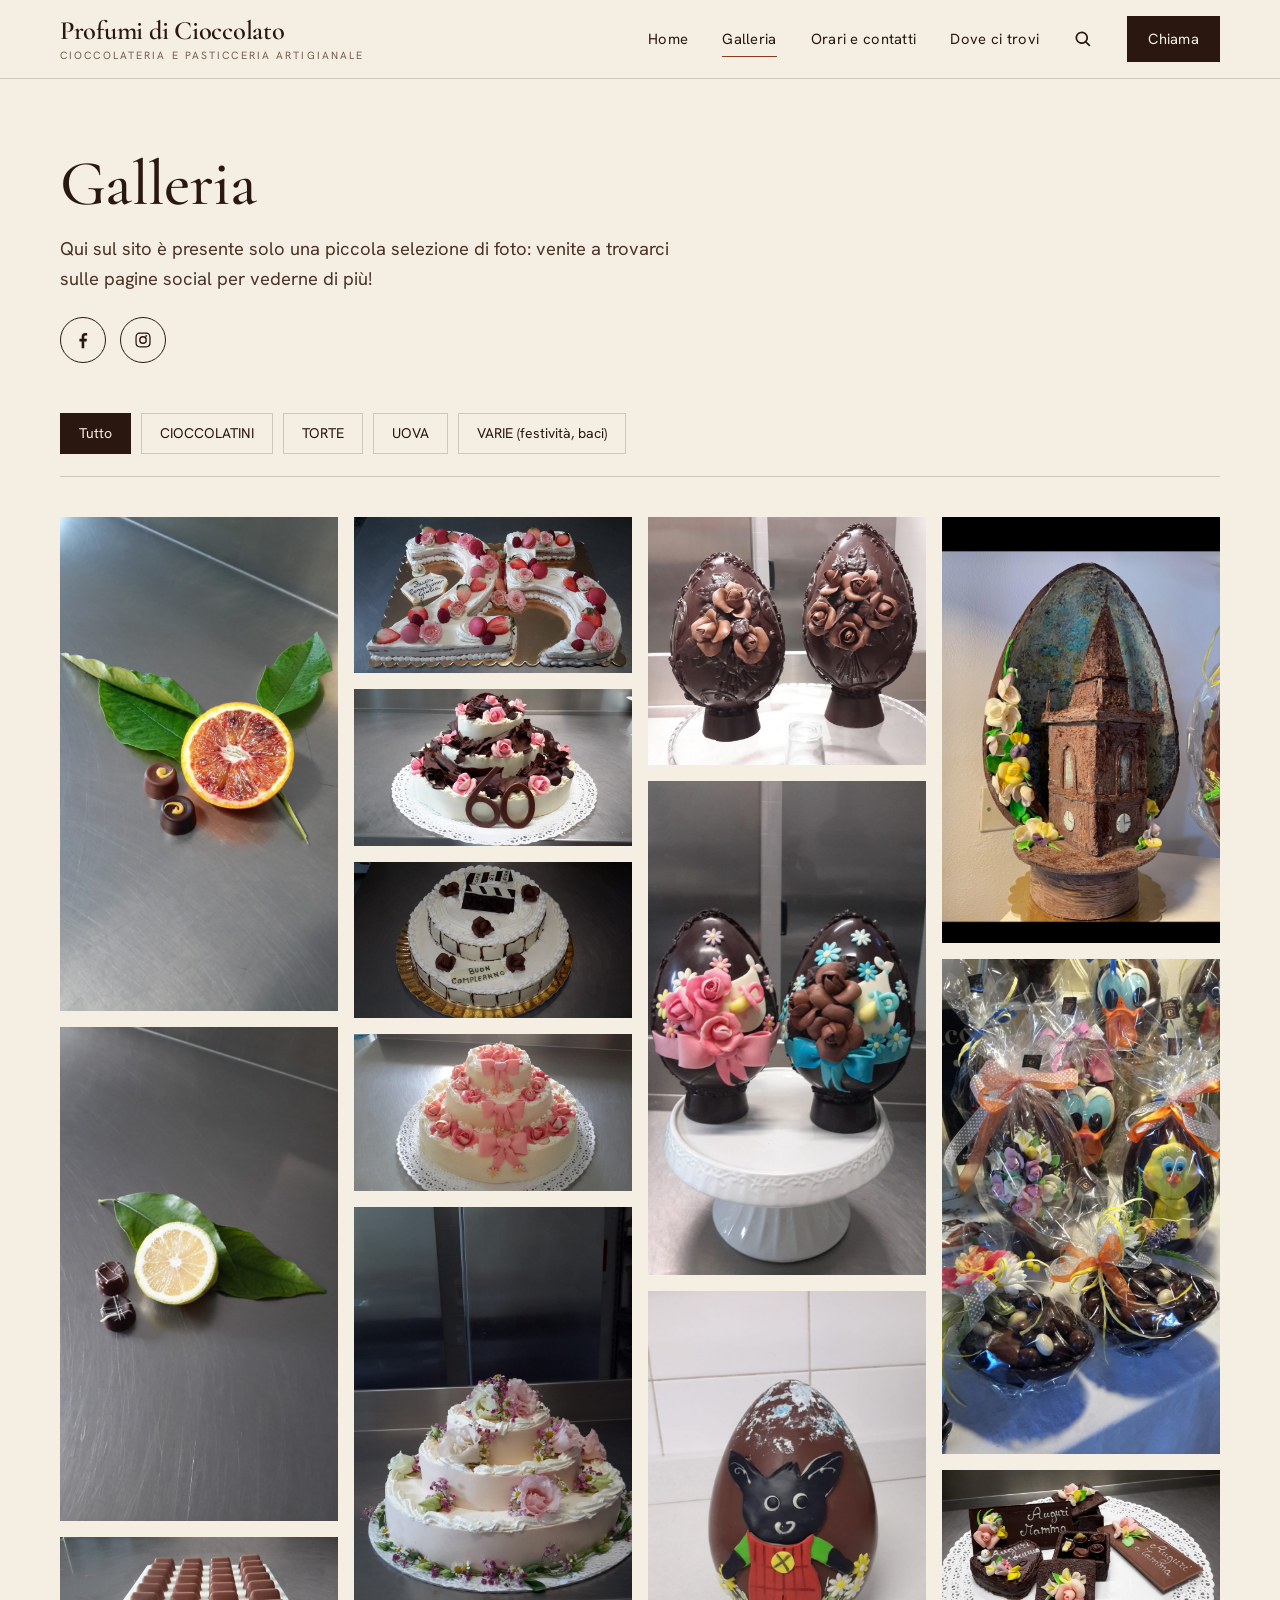
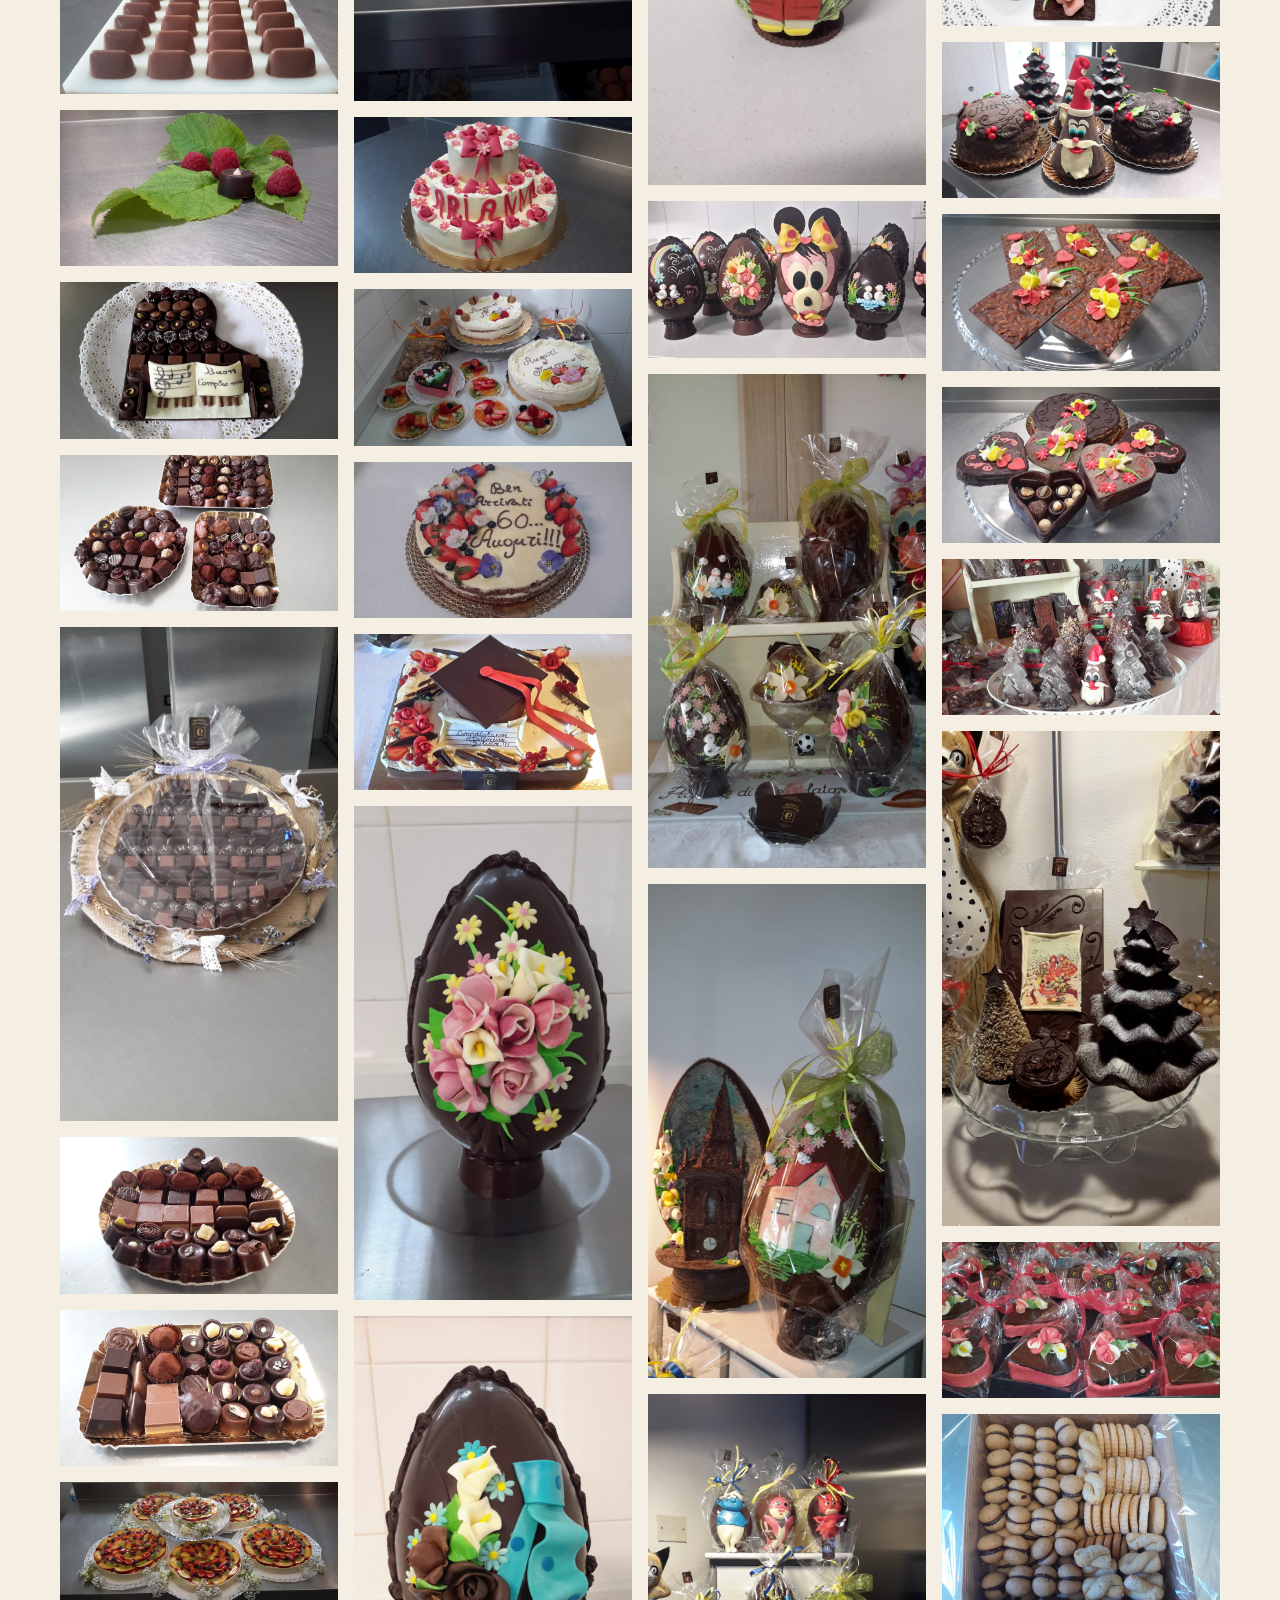
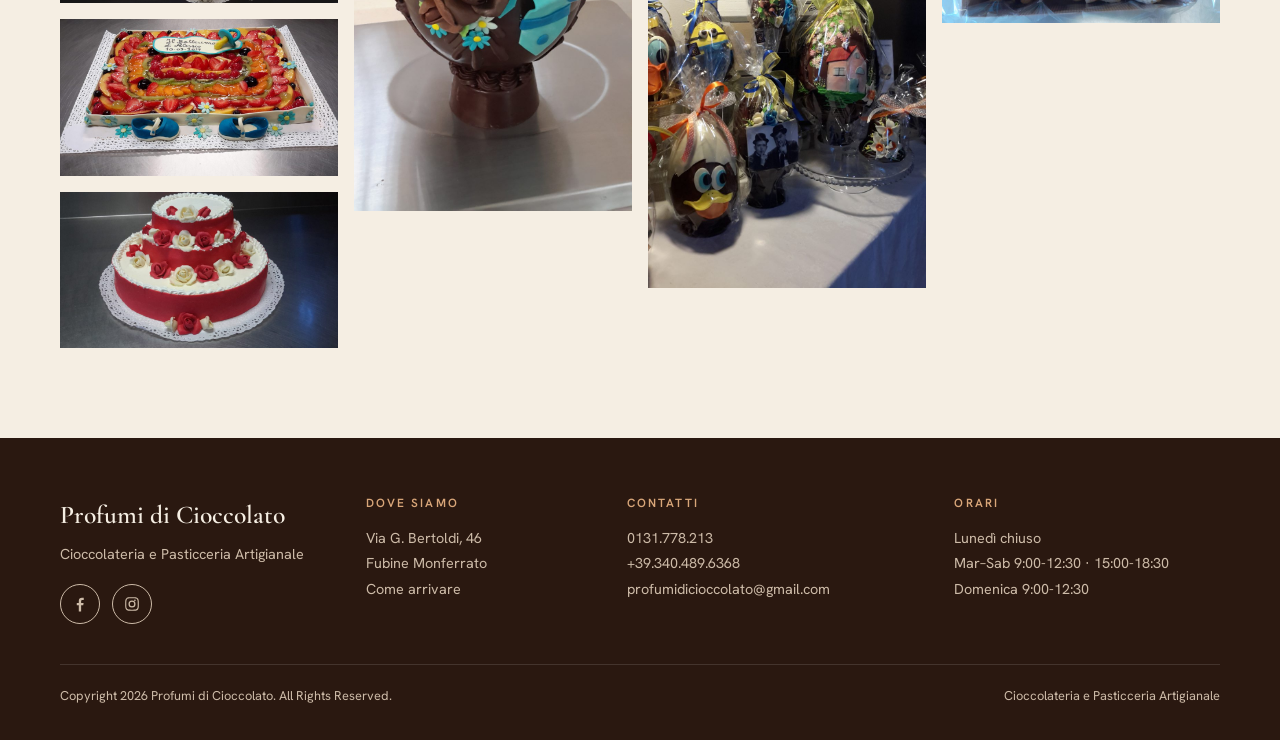
<file: prodotti.html>
<!doctype html>
<html lang="it">
<head>
<meta charset="utf-8">
<meta name="viewport" content="width=device-width, initial-scale=1">
<title>Galleria | Profumi di Cioccolato · Fubine Monferrato</title>
<meta name="description" content="Le creazioni di Profumi di Cioccolato a Fubine: cioccolatini e praline, torte per ogni occasione, uova di cioccolato decorate, dolci di festa e baci di dama.">
<link rel="canonical" href="https://www.profumidicioccolato.it/prodotti/">
<link rel="preconnect" href="https://fonts.googleapis.com">
<link rel="preconnect" href="https://fonts.gstatic.com" crossorigin>
<link href="https://fonts.googleapis.com/css2?family=Cormorant+Garamond:ital,wght@0,500;0,600;1,500&family=Hanken+Grotesk:wght@400;500;600&display=swap" rel="stylesheet">
<meta name="theme-color" content="#f5eee3">
<link rel="icon" href="data:image/svg+xml,%3Csvg xmlns=%27http://www.w3.org/2000/svg%27 viewBox=%270 0 32 32%27%3E%3Crect width=%2732%27 height=%2732%27 rx=%276%27 fill=%27%232a1810%27/%3E%3Ctext x=%2716%27 y=%2723%27 font-size=%2722%27 text-anchor=%27middle%27 fill=%27%23f5eee3%27 font-family=%27Georgia%27%3EP%3C/text%3E%3C/svg%3E">
<link rel="stylesheet" href="style.css">
</head>
<body>
<a class="skip" href="#main">Vai al contenuto</a>
<header class="top">
  <div class="wrap">
    <a class="brand" href="index.html"><b>Profumi di Cioccolato</b><span>Cioccolateria e Pasticceria Artigianale</span></a>
    <button class="burger" aria-label="Apri il menu" aria-expanded="false"><i></i><i></i><i></i></button>
    <nav class="nav" aria-label="Principale">
      <a href="index.html">Home</a>
      <a href="prodotti.html" aria-current="page">Galleria</a>
      <a href="contatti.html">Orari e contatti</a>
      <a href="dove-ci-trovi.html">Dove ci trovi</a>
      <button class="search-btn" type="button" aria-label="Cerca nel sito"><svg viewBox="0 0 24 24" aria-hidden="true"><path d="M10.5 3a7.5 7.5 0 1 0 4.5 13.5l4.500 4.500 1.400-1.400-4.500-4.500A7.500 7.500 0 0 0 10.500 3zm0 2a5.500 5.500 0 1 1 0 11 5.500 5.500 0 0 1 0-11z"/></svg><span>Cerca</span></button>
      <a class="btn" href="tel:+393404896368">Chiama</a>
    </nav>
  </div>
</header>
<main id="main">
<section class="pagehead">
  <div class="wrap">
    <h1>Galleria</h1>
    <p class="lead">Qui sul sito è presente solo una piccola selezione di foto: venite a trovarci sulle pagine social per vederne di più!</p>
    <div class="follow" style="margin-top:22px"><a class="ico" href="https://www.facebook.com/profumidicioccolato/" target="_blank" rel="noopener" aria-label="Facebook"><svg viewBox="0 0 24 24"><path d="M13.5 22v-8.2h2.8l.5-3.3h-3.3V8.4c0-.9.4-1.7 1.8-1.7H17V3.8c-.3 0-1.3-.2-2.5-.2-2.5 0-4.1 1.5-4.1 4.2v2.7H7.7v3.3h2.7V22h3.1z"/></svg></a><a class="ico" href="https://www.instagram.com/profumi_di_cioccolato/" target="_blank" rel="noopener" aria-label="Instagram"><svg viewBox="0 0 24 24"><path d="M12 7.3A4.7 4.7 0 1 0 12 16.7 4.7 4.7 0 0 0 12 7.3zm0 7.7a3 3 0 1 1 0-6 3 3 0 0 1 0 6zm5-7.9a1.1 1.1 0 1 1-2.200 0 1.1 1.1 0 0 1 2.200 0zM21 8.2c-.1-1.500-.4-2.800-1.500-3.800S17.300 3.100 15.800 3C14.200 2.900 9.800 2.900 8.200 3 6.700 3.100 5.400 3.400 4.400 4.500S3.100 6.700 3 8.200C2.900 9.800 2.900 14.200 3 15.800c.1 1.500.4 2.800 1.500 3.800s2.300 1.300 3.800 1.400c1.600.1 6 .1 7.600 0 1.500-.1 2.800-.4 3.800-1.400s1.300-2.300 1.400-3.800c.1-1.600.1-6 0-7.600zM19.200 17.400c-.3.800-.9 1.400-1.700 1.700-1.200.5-4 .4-5.500.4s-4.300.1-5.500-.4a3 3 0 0 1-1.700-1.700c-.5-1.200-.4-4-.4-5.400s-.1-4.300.4-5.500a3 3 0 0 1 1.700-1.700c1.200-.5 4-.4 5.500-.4s4.300-.1 5.500.4c.8.300 1.400.9 1.700 1.700.5 1.200.4 4 .4 5.500s.1 4.200-.4 5.400z"/></svg></a></div>
  </div>
</section>
<section>
  <div class="wrap">
    <div class="filters" role="group" aria-label="Filtra per categoria">
      <button data-f="tutti" aria-pressed="true">Tutto</button>
      <button data-f="cioccolatini" aria-pressed="false">CIOCCOLATINI</button>
      <button data-f="torte" aria-pressed="false">TORTE</button>
      <button data-f="uova" aria-pressed="false">UOVA</button>
      <button data-f="varie" aria-pressed="false">VARIE (festività, baci)</button>
    </div>
    <div class="grid">
      <figure data-c="cioccolatini"><img loading="lazy" src="20160723_171859-4-810x1440.jpg" alt="Cioccolatino con arancia rossa e foglie verdi"></figure>
      <figure data-c="cioccolatini"><img loading="lazy" src="20160723_171954-4-810x1440.jpg" alt="Cioccolatino al limone con foglie"></figure>
      <figure data-c="cioccolatini"><img loading="lazy" src="20181115_154107-4-960x540.jpg" alt="Cioccolatini a stampo disposti in file"></figure>
      <figure data-c="cioccolatini"><img loading="lazy" src="20160827_083406-4-960x540.jpg" alt="Cioccolatino ai lamponi con foglie"></figure>
      <figure data-c="cioccolatini"><img loading="lazy" src="20160911_113611-4-960x540.jpg" alt="Vassoio di cioccolatini con decorazione a pianoforte"></figure>
      <figure data-c="cioccolatini"><img loading="lazy" src="20160930_142402-4-960x540.jpg" alt="Assortimento di cioccolatini in vassoi"></figure>
      <figure data-c="cioccolatini"><img loading="lazy" src="20190914_144140-4-810x1440.jpg" alt="Vassoio di cioccolatini confezionato"></figure>
      <figure data-c="cioccolatini"><img loading="lazy" src="20201031_150730-4-960x540.jpg" alt="Vassoio di praline assortite"></figure>
      <figure data-c="cioccolatini"><img loading="lazy" src="20201031_150919-4-960x540.jpg" alt="Assortimento di cioccolatini e praline"></figure>
      <figure data-c="torte"><img loading="lazy" src="20170723_145023-1-3-960x419.jpg" alt="Crostatine alla frutta"></figure>
      <figure data-c="torte"><img loading="lazy" src="20170910_091228-1-3-960x540.jpg" alt="Torta di frutta fresca"></figure>
      <figure data-c="torte"><img loading="lazy" src="20180603_104901-1-3-960x540.jpg" alt="Torta a più piani con rose rosse"></figure>
      <figure data-c="torte"><img loading="lazy" src="20200208_130703-3-960x540.jpg" alt="Torta a forma di numero con panna e frutta"></figure>
      <figure data-c="torte"><img loading="lazy" src="20180224_153638-1-3-960x540.jpg" alt="Torta con decorazioni di cioccolato per i 60 anni"></figure>
      <figure data-c="torte"><img loading="lazy" src="20190413_172803-3-960x540.jpg" alt="Torta al cioccolato con decoro musicale"></figure>
      <figure data-c="torte"><img loading="lazy" src="20170826_093203-1-3-960x540.jpg" alt="Torta a due piani con rose rosa"></figure>
      <figure data-c="torte"><img loading="lazy" src="20190914_141448-3-810x1440.jpg" alt="Torta nuziale a più piani"></figure>
      <figure data-c="torte"><img loading="lazy" src="20210620_083226-1-3-960x540.jpg" alt="Torta con scritta e rose rosa"></figure>
      <figure data-c="torte"><img loading="lazy" src="20220508_085944-3-960x540.jpg" alt="Tavolo di torte e dolci assortiti"></figure>
      <figure data-c="torte"><img loading="lazy" src="20210328_095725-3-960x540.jpg" alt="Torta di compleanno con scritta di auguri"></figure>
      <figure data-c="torte"><img loading="lazy" src="20210605_093944-3-3-960x540.jpg" alt="Torta di laurea con tocco"></figure>
      <figure data-c="uova"><img loading="lazy" src="20170405_140142-1-1-810x1440.jpg" alt="Uovo di cioccolato decorato con fiori"></figure>
      <figure data-c="uova"><img loading="lazy" src="20170405_140232-1-810x1440.jpg" alt="Uovo di cioccolato con fiori e nastro azzurro"></figure>
      <figure data-c="uova"><img loading="lazy" src="20180228_194209-1-1-960x856.jpg" alt="Uova di cioccolato fondente decorate"></figure>
      <figure data-c="uova"><img loading="lazy" src="20180317_141026-1-810x1440.jpg" alt="Due uova di cioccolato con fiori di zucchero"></figure>
      <figure data-c="uova"><img loading="lazy" src="20210303_071314-1-810x1440.jpg" alt="Uovo di cioccolato con personaggio dei cartoni"></figure>
      <figure data-c="uova"><img loading="lazy" src="20210325_064830-1-960x540.jpg" alt="Uova di cioccolato con personaggi"></figure>
      <figure data-c="uova"><img loading="lazy" src="20220321_115106-1-810x1440.jpg" alt="Uova di Pasqua esposte in negozio"></figure>
      <figure data-c="uova"><img loading="lazy" src="20220402_140421-1-810x1440.jpg" alt="Uovo di cioccolato con campanile"></figure>
      <figure data-c="uova"><img loading="lazy" src="20220408_071932-1-810x1440.jpg" alt="Uova decorate in vetrina"></figure>
      <figure data-c="uova"><img loading="lazy" src="IMG-20220415-WA0001.jpg" alt="Uovo di cioccolato con chiesa"></figure>
      <figure data-c="uova"><img loading="lazy" src="20220410_174757-1-810x1440.jpg" alt="Uova di cioccolato incartate"></figure>
      <figure data-c="varie"><img loading="lazy" src="20190510_204808-3-960x540.jpg" alt="Tavolette di cioccolato con scritta di auguri"></figure>
      <figure data-c="varie"><img loading="lazy" src="20191211_143425-3-960x540.jpg" alt="Dolci natalizi a forma di albero e pupazzo"></figure>
      <figure data-c="varie"><img loading="lazy" src="20200202_114211-3-960x540.jpg" alt="Tavolette di cioccolato decorate con fiori"></figure>
      <figure data-c="varie"><img loading="lazy" src="20200202_114622-1-3-960x540.jpg" alt="Cuori e tavolette di cioccolato"></figure>
      <figure data-c="varie"><img loading="lazy" src="20201213_092951-3-960x540.jpg" alt="Alberelli e dolcetti natalizi di cioccolato"></figure>
      <figure data-c="varie"><img loading="lazy" src="20211130_163022-3-810x1440.jpg" alt="Confezione natalizia con albero di cioccolato"></figure>
      <figure data-c="varie"><img loading="lazy" src="20220129_103702-3-960x540.jpg" alt="Cioccolatini decorati in confezione"></figure>
      <figure data-c="varie"><img loading="lazy" src="20220629_112256-2-960x720.jpg" alt="Vassoio di biscotti e baci di dama"></figure>
    </div>
  </div>
</section>
</main>
<footer>
  <div class="wrap">
    <div class="fcols">
      <div>
        <b class="fbrand">Profumi di Cioccolato</b>
        <p>Cioccolateria e Pasticceria Artigianale</p>
        <div class="social"><a class="ico" href="https://www.facebook.com/profumidicioccolato/" rel="noopener" target="_blank" aria-label="Facebook"><svg viewBox="0 0 24 24"><path d="M13.5 22v-8.2h2.8l.5-3.3h-3.3V8.4c0-.9.4-1.7 1.8-1.7H17V3.8c-.3 0-1.3-.2-2.5-.2-2.5 0-4.1 1.5-4.1 4.2v2.7H7.7v3.3h2.7V22h3.1z"/></svg></a><a class="ico" href="https://www.instagram.com/profumi_di_cioccolato/" rel="noopener" target="_blank" aria-label="Instagram"><svg viewBox="0 0 24 24"><path d="M12 7.3A4.7 4.7 0 1 0 12 16.7 4.7 4.7 0 0 0 12 7.3zm0 7.7a3 3 0 1 1 0-6 3 3 0 0 1 0 6zm5-7.9a1.1 1.1 0 1 1-2.200 0 1.1 1.1 0 0 1 2.200 0zM21 8.2c-.1-1.500-.4-2.800-1.500-3.800S17.300 3.100 15.800 3C14.200 2.900 9.800 2.900 8.200 3 6.700 3.100 5.400 3.400 4.400 4.500S3.100 6.700 3 8.200C2.900 9.800 2.900 14.200 3 15.800c.1 1.500.4 2.800 1.500 3.800s2.300 1.300 3.800 1.400c1.600.1 6 .1 7.600 0 1.500-.1 2.800-.4 3.800-1.400s1.300-2.300 1.400-3.800c.1-1.600.1-6 0-7.600zM19.200 17.400c-.3.800-.9 1.400-1.700 1.700-1.200.5-4 .4-5.500.4s-4.300.1-5.500-.4a3 3 0 0 1-1.700-1.700c-.5-1.200-.4-4-.4-5.400s-.1-4.300.4-5.500a3 3 0 0 1 1.700-1.700c1.200-.5 4-.4 5.500-.4s4.300-.1 5.500.4c.8.300 1.400.9 1.700 1.700.5 1.200.4 4 .4 5.500s.1 4.200-.4 5.400z"/></svg></a></div>
      </div>
      <div>
        <h4>Dove siamo</h4>
        <p>Via G. Bertoldi, 46<br>Fubine Monferrato<br><a href="dove-ci-trovi.html">Come arrivare</a></p>
      </div>
      <div>
        <h4>Contatti</h4>
        <p><a href="tel:+390131778213">0131.778.213</a><br><a href="tel:+393404896368">+39.340.489.6368</a><br><a href="mailto:profumidicioccolato@gmail.com">profumidicioccolato@gmail.com</a></p>
      </div>
      <div>
        <h4>Orari</h4>
        <p>Lunedì chiuso<br>Mar–Sab 9:00-12:30 · 15:00-18:30<br>Domenica 9:00-12:30</p>
      </div>
    </div>
    <div class="legal"><span>Copyright 2026 Profumi di Cioccolato. All Rights Reserved.</span><span>Cioccolateria e Pasticceria Artigianale</span></div>
  </div>
</footer>
<div class="lb" role="dialog" aria-label="Foto ingrandita"><button class="x" aria-label="Chiudi">×</button><button class="p" aria-label="Precedente">‹</button><img alt=""><button class="n" aria-label="Successiva">›</button><p></p></div>
<div class="callbar"><a href="tel:+393404896368">Chiama</a><a href="https://www.google.com/maps/search/?api=1&amp;query=Via+G.+Bertoldi+46+Fubine+Monferrato" target="_blank" rel="noopener">Indicazioni</a></div>
<div class="search" role="dialog" aria-label="Cerca nel sito" hidden>
  <div class="search-box">
    <form role="search"><input type="search" placeholder="Cerca: torte, uova, orari, baci di dama…" aria-label="Cerca" autocomplete="off"><button type="button" class="search-x" aria-label="Chiudi">×</button></form>
    <ul class="search-res"></ul>
  </div>
</div>
<script src="script.js"></script>
</body>
</html>
</file>
<file: style.css>
:root{
  --paper:#f5eee3;
  --paper-2:#ece1d0;
  --cocoa:#2a1810;
  --cocoa-2:#4a3226;
  --muted:#76604f;
  --accent:#8b3a1e;
  --accent-dark:#6d2c14;
  --rule:rgba(42,24,16,.18);
  --serif:"Cormorant Garamond","Iowan Old Style","Palatino Linotype",Georgia,serif;
  --sans:"Hanken Grotesk","Segoe UI",system-ui,sans-serif;
  --wrap:1160px;
}
*{box-sizing:border-box;margin:0;padding:0}
html{scroll-behavior:smooth}
body{background:var(--paper);color:var(--cocoa);font-family:var(--sans);font-size:17px;line-height:1.65;-webkit-font-smoothing:antialiased}
img{display:block;max-width:100%}
a{color:inherit}
.wrap{width:min(var(--wrap),100% - 48px);margin-inline:auto}
.skip{position:absolute;left:-999px;top:0;background:var(--cocoa);color:#fff;padding:10px 16px;z-index:100}
.skip:focus{left:12px;top:12px}

/* type */
h1,h2,h3{font-family:var(--serif);font-weight:500;line-height:1.08;letter-spacing:-.01em}
h1{font-size:clamp(2.6rem,6vw,4.7rem)}
h2{font-size:clamp(2rem,4vw,3rem)}
h3{font-size:1.6rem}
.eyebrow{font-size:.78rem;letter-spacing:.18em;text-transform:uppercase;color:var(--accent);font-weight:600;margin-bottom:18px;display:block}
.lead{font-size:1.15rem;color:var(--cocoa-2);max-width:34em}
em.it{font-family:var(--serif);font-style:italic}

/* header */
.top{border-bottom:1px solid var(--rule);background:var(--paper);position:sticky;top:0;z-index:50}
.top .wrap{display:flex;align-items:center;justify-content:space-between;height:78px}
.brand{text-decoration:none;display:flex;flex-direction:column;line-height:1}
.brand b{font-family:var(--serif);font-weight:600;font-size:1.65rem;letter-spacing:-.01em}
.brand span{font-size:.66rem;letter-spacing:.2em;text-transform:uppercase;color:var(--muted);margin-top:6px}
.nav{display:flex;align-items:center;gap:34px}
.nav a{text-decoration:none;font-size:.92rem;letter-spacing:.02em;position:relative;padding:4px 0}
.nav a:not(.btn)::after{content:"";position:absolute;left:0;right:100%;bottom:-2px;height:1px;background:var(--accent);transition:right .25s}
.nav a:not(.btn):hover::after,.nav a[aria-current]::after{right:0}
.burger{display:none;background:none;border:0;width:44px;height:44px;cursor:pointer}
.burger i{display:block;width:24px;height:1.5px;background:var(--cocoa);margin:6px auto;transition:.25s}

.btn{display:inline-block;background:var(--cocoa);color:var(--paper);text-decoration:none;padding:13px 26px;font-size:.9rem;letter-spacing:.04em;border:1px solid var(--cocoa);transition:background .2s,color .2s}
.btn:hover{background:var(--accent);border-color:var(--accent)}
.btn.ghost{background:transparent;color:var(--cocoa)}
.btn.ghost:hover{background:var(--cocoa);color:var(--paper);border-color:var(--cocoa)}
.nav .btn{padding:10px 20px}

/* hero */
.hero{padding:56px 0 72px}
.hero .wrap{display:grid;grid-template-columns:1.05fr .95fr;gap:72px;align-items:center}
.hero h1{margin-bottom:26px}
.hero h1 em{font-style:italic;color:var(--accent)}
.hero .cta{display:flex;gap:14px;flex-wrap:wrap;margin-top:34px}
.hero figure{position:relative}
.hero figure img{width:100%;aspect-ratio:4/3;object-fit:cover}
.hero figure{margin:0;padding:16px 40px 40px 16px;border:1px solid var(--cocoa)}
.hero h1{font-size:clamp(2.4rem,4.6vw,4rem)}
.hero figcaption{position:absolute;left:16px;bottom:40px;background:var(--paper);padding:12px 22px 10px 0;font-family:var(--serif);font-size:1.15rem;font-style:italic;color:var(--cocoa)}
.status{display:inline-flex;align-items:center;gap:10px;font-size:.88rem;color:var(--cocoa-2);margin-top:30px}
.status::before{content:"";width:8px;height:8px;border-radius:50%;background:#9a8a7c}
.status.open::before{background:#3f7d4a}
.status.closed::before{background:#a2402a}

/* bands */
.band{padding:96px 0;border-top:1px solid var(--rule)}
.band.dark{background:var(--cocoa);color:var(--paper);border:0}
.band.dark .eyebrow{color:#d9a679}
.band.dark .lead{color:#d8c7b4}
.band.alt{background:var(--paper-2)}
.head{display:flex;justify-content:space-between;align-items:end;gap:40px;margin-bottom:48px}
.head p{max-width:30em;color:var(--cocoa-2)}

/* categorie */
.cats{display:grid;grid-template-columns:repeat(4,1fr);gap:22px}
.cat{text-decoration:none;display:block}
.cat .ph{aspect-ratio:3/4;overflow:hidden;background:var(--paper-2)}
.cat img{width:100%;height:100%;object-fit:cover;transition:transform .6s}
.cat:hover img{transform:scale(1.04)}
.cat h3{margin-top:16px;display:flex;justify-content:space-between;align-items:baseline}
.cat h3 span{font-family:var(--sans);font-size:.8rem;color:var(--accent);opacity:0;transform:translateX(-6px);transition:.25s}
.cat:hover h3 span{opacity:1;transform:none}
.cat p{font-size:.92rem;color:var(--muted);margin-top:4px}

/* bacio */
.feature{display:grid;grid-template-columns:.9fr 1.1fr;gap:80px;align-items:center}
.feature img{width:100%;aspect-ratio:1/1;object-fit:cover}
.feature h2{margin-bottom:22px}
.feature p+p{margin-top:16px}
.tag{display:inline-block;margin-top:26px;border-top:1px solid #d9a679;padding-top:14px;font-size:.85rem;letter-spacing:.06em;color:#d9a679}

/* storia */
.story{display:grid;grid-template-columns:.8fr 1.2fr;gap:80px}
.story h2{position:sticky;top:120px;align-self:start}
.story p{margin-bottom:20px;color:var(--cocoa-2)}
.story p:first-of-type::first-letter{font-family:var(--serif);font-size:4.4rem;float:left;line-height:.8;padding:8px 12px 0 0;color:var(--accent)}

/* km0 */
.km{display:grid;grid-template-columns:repeat(3,1fr);gap:0;border-top:1px solid var(--rule)}
.km div{padding:34px 34px 10px 0}
.km div+div{padding-left:34px;border-left:1px solid var(--rule)}
.km small{font-family:var(--serif);font-size:1.1rem;color:var(--accent);font-style:italic}
.km h3{margin:6px 0 10px}
.km p{font-size:.95rem;color:var(--muted)}

/* visita */
.visit{display:grid;grid-template-columns:.9fr 1.1fr;gap:64px}
.hours{width:100%;border-collapse:collapse;margin:26px 0 22px;font-size:.98rem}
.hours td{padding:11px 0;border-bottom:1px solid var(--rule)}
.hours td:last-child{text-align:right;font-variant-numeric:tabular-nums}
.hours tr.today td{color:var(--accent);font-weight:600}
.hours .off td:last-child{color:var(--muted)}
.contacts{list-style:none;margin-top:26px}
.contacts li{display:flex;gap:18px;padding:6px 0}
.contacts span{width:90px;font-size:.76rem;letter-spacing:.14em;text-transform:uppercase;color:var(--muted);padding-top:5px}
.contacts a{text-decoration:none;border-bottom:1px solid var(--rule)}
.contacts a:hover{border-color:var(--accent)}
.map{position:relative;min-height:440px;background:var(--paper-2)}
.map iframe{position:absolute;inset:0;width:100%;height:100%;border:0;filter:sepia(.25) saturate(.85)}
.note{font-size:.92rem;color:var(--muted);border-left:2px solid var(--accent);padding-left:16px;margin-top:20px}

/* footer */
footer{background:var(--cocoa);color:#cdbba8;padding:56px 0 34px;font-size:.9rem}
footer .row{display:flex;justify-content:space-between;gap:40px;flex-wrap:wrap}
footer b{font-family:var(--serif);font-size:1.5rem;color:var(--paper);font-weight:600;display:block;margin-bottom:6px}
footer a{text-decoration:none}
footer a:hover{color:#fff}
footer .legal{margin-top:40px;padding-top:20px;border-top:1px solid rgba(255,255,255,.12);font-size:.8rem;display:flex;justify-content:space-between;flex-wrap:wrap;gap:12px}
.social{display:flex;gap:22px}

/* page head */
.pagehead{padding:70px 0 40px}
.pagehead h1{font-size:clamp(2.4rem,5vw,4rem);margin-bottom:16px}

/* galleria */
.filters{display:flex;gap:10px;flex-wrap:wrap;margin:10px 0 40px;border-bottom:1px solid var(--rule);padding-bottom:22px}
.filters button{font:inherit;font-size:.88rem;background:none;border:1px solid var(--rule);padding:8px 18px;cursor:pointer;color:var(--cocoa);transition:.2s}
.filters button:hover{border-color:var(--cocoa)}
.filters button[aria-pressed=true]{background:var(--cocoa);color:var(--paper);border-color:var(--cocoa)}
.grid{columns:4 240px;column-gap:16px;padding-bottom:90px}
.grid figure{break-inside:avoid;margin-bottom:16px;cursor:zoom-in;overflow:hidden;background:var(--paper-2)}
.grid figure.hide{display:none}
.grid img{width:100%;height:auto;transition:transform .5s}
.grid figure:hover img{transform:scale(1.03)}
.lb{position:fixed;inset:0;background:rgba(20,10,6,.94);display:none;align-items:center;justify-content:center;z-index:200;padding:30px}
.lb.on{display:flex}
.lb img{max-height:88vh;max-width:92vw;object-fit:contain}
.lb button{position:absolute;background:none;border:0;color:#fff;font-size:2.2rem;cursor:pointer;width:56px;height:56px}
.lb .x{top:14px;right:14px}.lb .p{left:10px}.lb .n{right:10px}
.lb p{position:absolute;bottom:18px;left:0;right:0;text-align:center;color:#d8c7b4;font-size:.9rem}

/* contatti */
.form{display:grid;gap:18px;margin-top:26px}
.form label{display:grid;gap:6px;font-size:.78rem;letter-spacing:.12em;text-transform:uppercase;color:var(--muted)}
.form input,.form textarea{font:inherit;font-size:1rem;letter-spacing:0;text-transform:none;color:var(--cocoa);background:transparent;border:0;border-bottom:1px solid var(--cocoa-2);padding:8px 0;border-radius:0}
.form input:focus,.form textarea:focus{outline:0;border-color:var(--accent)}
.form textarea{min-height:120px;resize:vertical}
.form button{justify-self:start;cursor:pointer;font:inherit;font-size:.9rem}

/* mobile call */
.callbar{display:none}

@media(max-width:960px){
  .hero .wrap,.feature,.story,.visit{grid-template-columns:1fr;gap:48px}
  .hero{padding-top:40px}
  .hero figure{max-width:520px}
  .cats{grid-template-columns:repeat(2,1fr)}
  .story h2{position:static}
  .km{grid-template-columns:1fr}
  .km div,.km div+div{padding:26px 0;border-left:0;border-top:1px solid var(--rule)}
  .km div:first-child{border-top:0}
  .head{flex-direction:column;align-items:start;gap:14px}
  .band{padding:70px 0}
}
@media(max-width:820px){
  .burger{display:block}
  .nav{position:absolute;top:78px;left:0;right:0;background:var(--paper);flex-direction:column;align-items:flex-start;gap:0;padding:8px 24px 24px;border-bottom:1px solid var(--rule);display:none}
  .nav.open{display:flex}
  .nav a{padding:14px 0;width:100%;border-bottom:1px solid var(--rule);font-size:1.05rem}
  .nav .btn{margin-top:18px;text-align:center;border:1px solid var(--cocoa)}
  .burger[aria-expanded=true] i:nth-child(1){transform:translateY(7.5px) rotate(45deg)}
  .burger[aria-expanded=true] i:nth-child(2){opacity:0}
  .burger[aria-expanded=true] i:nth-child(3){transform:translateY(-7.5px) rotate(-45deg)}
  .callbar{display:flex;position:fixed;bottom:0;left:0;right:0;z-index:60;background:var(--cocoa)}
  .callbar a{flex:1;text-align:center;padding:15px 8px;color:var(--paper);text-decoration:none;font-size:.9rem;letter-spacing:.04em}
  .callbar a+a{border-left:1px solid rgba(255,255,255,.2)}
  body{padding-bottom:50px}
}
@media(max-width:520px){
  body{font-size:16px}
  .wrap{width:calc(100% - 36px)}
  .cats{gap:14px}
  h1{font-size:2.5rem}
  .grid{columns:2;column-gap:10px}
  .grid figure{margin-bottom:10px}
  .hero{padding-bottom:60px}
  .hero figure{padding:12px 28px 28px 12px}
  .hero figcaption{left:12px;bottom:28px;font-size:1rem;padding:10px 16px 8px 0}
  .hours td:last-child{font-size:.92rem}
  .contacts li{flex-direction:column;gap:0}
  .band{padding:56px 0}
  .map{min-height:320px}
  .lb{padding:10px}
}
@media(min-width:1500px){
  :root{--wrap:1280px}
  body{font-size:18px}
}

/* su ordinazione */
.order{display:flex;justify-content:space-between;align-items:center;gap:40px;flex-wrap:wrap}
.order h2{margin-bottom:12px}
.order p{max-width:34em;color:var(--cocoa-2)}
.order .cta{display:flex;gap:14px;flex-wrap:wrap}
@media(prefers-reduced-motion:reduce){*{transition:none!important;scroll-behavior:auto!important}}
:focus-visible{outline:2px solid var(--accent);outline-offset:3px}

/* barra contatti in alto (come nel sito originale) */
.topbar{background:var(--cocoa);color:#e6d8c6;font-size:.82rem}
.topbar .wrap{display:flex;gap:26px;align-items:center;min-height:38px;flex-wrap:wrap}
.topbar a{text-decoration:none}
.topbar a:hover{color:#fff}
.topbar .soc{margin-left:auto;display:flex;gap:18px}
.kmq{font-family:var(--serif);font-size:clamp(1.35rem,2.4vw,1.8rem);line-height:1.4;max-width:38em;margin:0 0 48px;color:var(--cocoa-2)}
.band .note{margin-top:34px}
.contacts span{width:170px}
@media(max-width:820px){.topbar .hide-s{display:none}}
@media(max-width:560px){.topbar .wrap>span:first-child{display:none}.topbar .soc{margin-left:0}.topbar .wrap{justify-content:space-between}.contacts span{width:auto}}

/* icone social */
.ico{display:inline-flex;width:34px;height:34px;align-items:center;justify-content:center;border-radius:50%;border:1px solid currentColor;transition:.2s}
.ico svg{width:16px;height:16px;fill:currentColor}
.ico:hover{background:var(--accent);border-color:var(--accent);color:#fff!important}
.topbar .soc{gap:10px}
.topbar .ico{width:26px;height:26px;border-color:rgba(255,255,255,.35)}
.topbar .ico svg{width:13px;height:13px}
.social{gap:12px}
.social .ico{width:40px;height:40px}
.social .ico svg{width:18px;height:18px}
.follow{display:flex;align-items:center;gap:14px;flex-wrap:wrap;margin-top:30px}
.follow .ico{width:46px;height:46px}
.follow .ico svg{width:20px;height:20px}
.follow span{color:var(--cocoa-2)}

/* punti di forza */
.proof{border-top:1px solid var(--rule);border-bottom:1px solid var(--rule);background:var(--paper-2)}
.proof ul{list-style:none;display:grid;grid-template-columns:repeat(4,1fr)}
.proof li{padding:26px 24px;border-left:1px solid var(--rule)}
.proof li:first-child{border-left:0;padding-left:0}
.proof b{display:block;font-family:var(--serif);font-weight:600;font-size:1.7rem;line-height:1.1;color:var(--accent)}
.proof span{font-size:.9rem;color:var(--cocoa-2)}
@media(max-width:820px){.proof ul{grid-template-columns:1fr 1fr}.proof li:nth-child(3){border-left:0;padding-left:0}.proof li:nth-child(n+3){border-top:1px solid var(--rule)}}

/* mosaico foto */
.mosaic{display:grid;grid-template-columns:repeat(6,1fr);grid-auto-rows:150px;gap:10px}
.mosaic a{overflow:hidden;display:block;background:var(--paper-2)}
.mosaic a:nth-child(1){grid-column:span 2;grid-row:span 2}
.mosaic a:nth-child(4){grid-column:span 2}
.mosaic img{width:100%;height:100%;object-fit:cover;transition:transform .6s}
.mosaic a:hover img{transform:scale(1.05)}
@media(max-width:820px){.mosaic{grid-template-columns:repeat(3,1fr);grid-auto-rows:110px}.mosaic a:nth-child(4){grid-column:span 1}}

/* invito all'azione */
.cta-band{background:var(--accent);color:#fff;padding:72px 0}
.cta-band .order p{color:#f3dfd3}
.cta-band .eyebrow{color:#f3c9a8}
.cta-band .btn{background:#fff;color:var(--accent-dark);border-color:#fff}
.cta-band .btn:hover{background:var(--cocoa);color:#fff;border-color:var(--cocoa)}
.cta-band .btn.ghost{background:transparent;color:#fff;border-color:rgba(255,255,255,.7)}
.cta-band .btn.ghost:hover{background:#fff;color:var(--accent-dark)}
/* ricerca */
.search-btn{display:inline-flex;align-items:center;gap:8px;background:none;border:0;cursor:pointer;font:inherit;font-size:.92rem;color:var(--cocoa);padding:4px 0}
.search-btn svg{width:20px;height:20px;fill:currentColor}
.search-btn span{display:none}
.search-btn:hover{color:var(--accent)}
.search{position:fixed;inset:0;z-index:300;background:rgba(30,15,8,.72);display:flex;justify-content:center;align-items:flex-start;padding:12vh 20px 20px}
.search[hidden]{display:none}
.search-box{background:var(--paper);width:min(640px,100%);max-height:76vh;overflow:auto;box-shadow:0 20px 60px rgba(0,0,0,.35)}
.search form{display:flex;border-bottom:1px solid var(--rule)}
.search input{flex:1;font:inherit;font-size:1.15rem;padding:20px 22px;border:0;background:transparent;color:var(--cocoa);min-width:0}
.search input:focus{outline:0}
.search-x{background:none;border:0;font-size:2rem;cursor:pointer;color:var(--muted);padding:0 20px}
.search-res{list-style:none}
.search-res a{display:block;padding:15px 22px;text-decoration:none;border-bottom:1px solid var(--rule)}
.search-res a:hover,.search-res a:focus{background:var(--paper-2);outline:0}
.search-res b{font-family:var(--serif);font-size:1.25rem;font-weight:600;display:block}
.search-res small{color:var(--muted);font-size:.85rem}
.search-empty{padding:20px 22px;color:var(--muted)}
@media(max-width:820px){.search-btn span{display:inline}.nav .search-btn{padding:14px 0;border-bottom:1px solid var(--rule);width:100%;font-size:1.05rem}}

/* footer completo */
.fcols{display:grid;grid-template-columns:1.2fr 1fr 1.3fr 1.2fr;gap:40px}
.fcols h4{font-family:var(--sans);font-size:.74rem;letter-spacing:.18em;text-transform:uppercase;color:#d9a679;margin-bottom:12px;font-weight:600}
.fcols p{line-height:1.8}
.fbrand{font-family:var(--serif);font-size:1.6rem;color:var(--paper);font-weight:600;display:block;margin-bottom:6px}
.fcols .social{margin-top:16px}
@media(max-width:820px){.fcols{grid-template-columns:1fr 1fr;gap:32px}}
@media(max-width:520px){.fcols{grid-template-columns:1fr}}

/* storia + specialità */
.about h2{max-width:16em;margin-bottom:40px}
.steps{list-style:none;display:grid;grid-template-columns:repeat(3,1fr);margin-bottom:56px;border-top:1px solid var(--cocoa)}
.steps li{padding:22px 28px 0 0;position:relative}
.steps li+li{padding-left:28px;border-left:1px solid var(--rule)}
.steps b{display:block;font-family:var(--serif);font-size:2.6rem;font-weight:500;line-height:1;color:var(--accent);margin-bottom:8px}
.steps span{color:var(--cocoa-2);font-size:.98rem;display:block;max-width:18em}
.about-grid{display:grid;grid-template-columns:.9fr 1.1fr;gap:64px;align-items:center}
.about-grid img{width:100%;aspect-ratio:4/3;object-fit:cover}
.about-text p{color:var(--cocoa-2);font-size:1.05rem}
.about-text p+p{margin-top:18px}
.about-text p:first-child{font-family:var(--serif);font-size:1.4rem;line-height:1.5;color:var(--cocoa)}
.spec .feature{margin-bottom:72px}
.km0{display:grid;grid-template-columns:1.3fr 1fr;gap:56px;align-items:center;padding-top:56px;border-top:1px solid rgba(255,255,255,.18)}
.km0 p{color:#d8c7b4;font-size:1.05rem;max-width:36em}
.chips{list-style:none;display:flex;flex-wrap:wrap;gap:10px}
.chips li{border:1px solid rgba(255,255,255,.35);padding:9px 18px;font-size:.92rem;color:var(--paper)}
@media(max-width:960px){
  .about-grid,.km0{grid-template-columns:1fr;gap:34px}
  .steps{grid-template-columns:1fr}
  .steps li,.steps li+li{padding:18px 0;border-left:0;border-top:1px solid var(--rule)}
  .steps li:first-child{border-top:0}
  .spec .feature{margin-bottom:48px}
}

/* storia: impostazione editoriale */
.about-cols{display:grid;grid-template-columns:.85fr 1.15fr;gap:80px;align-items:start}
.about-head{position:sticky;top:120px}
.about-head h2{font-size:clamp(2rem,3.6vw,2.9rem)}
.about-body p{color:var(--cocoa-2);font-size:1.05rem}
.about-body p+p{margin-top:20px}
.about-body p.first{font-family:var(--serif);font-size:clamp(1.35rem,2vw,1.65rem);line-height:1.5;color:var(--cocoa)}
.about-photo{margin:72px 0 0}
.about-photo img{width:100%;aspect-ratio:21/9;object-fit:cover}
@media(max-width:960px){.about-cols{grid-template-columns:1fr;gap:28px}.about-head{position:static}.about-photo{margin-top:44px}.about-photo img{aspect-ratio:4/3}}

/* le immagini con width/height negli attributi devono rispettare le proporzioni del CSS */
.hero figure img,.feature img,.about-photo img{height:auto}
</file>
